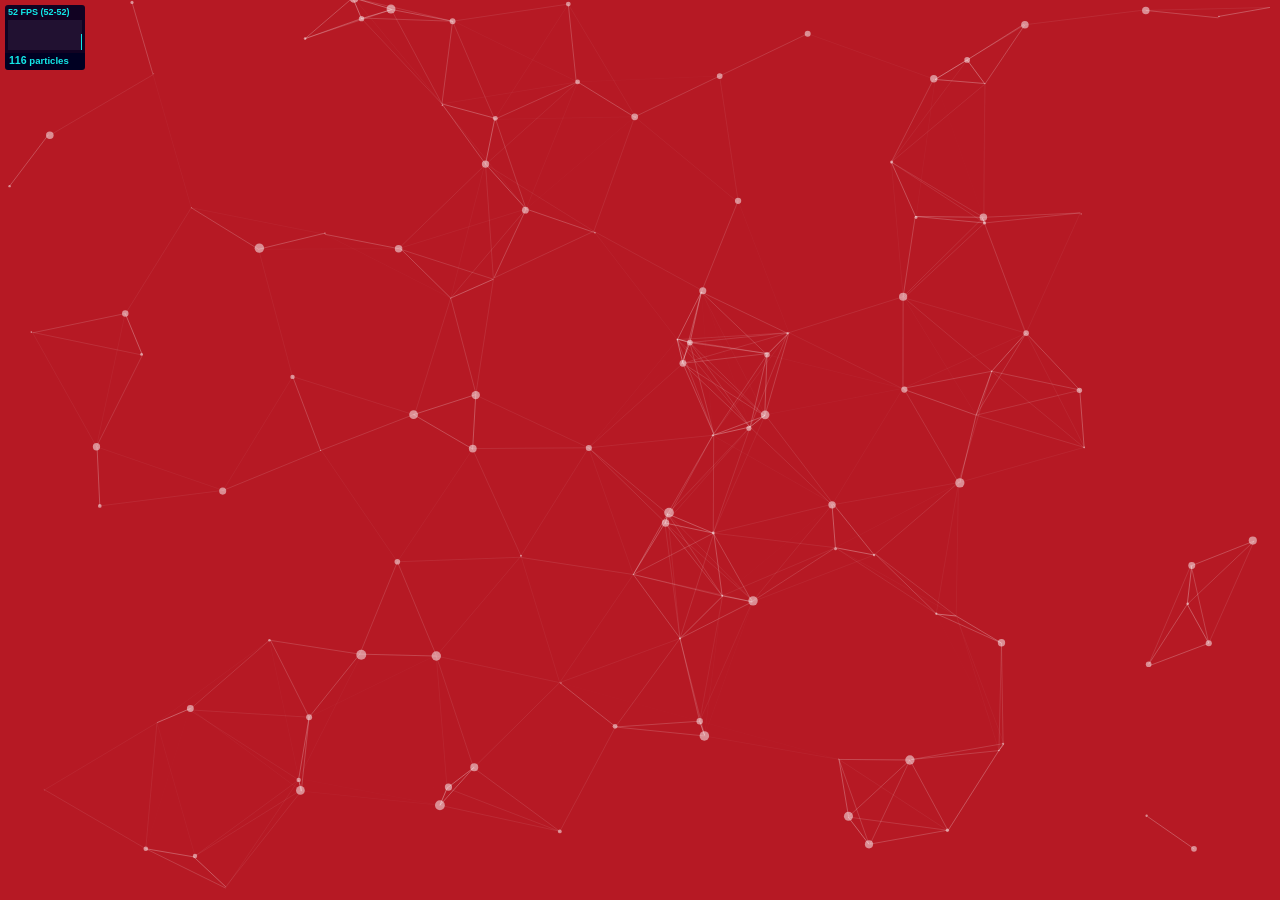
<file: assets/particles.js-master/demo/index.html>
<!DOCTYPE html>
<html lang="en">
<head>
  <meta charset="utf-8">
  <title>particles.js</title>
  <meta name="description" content="particles.js is a lightweight JavaScript library for creating particles.">
  <meta name="author" content="Vincent Garreau" />
  <meta name="viewport" content="width=device-width, initial-scale=1.0, minimum-scale=1.0, maximum-scale=1.0, user-scalable=no">
  <link rel="stylesheet" media="screen" href="css/style.css">
</head>
<body>

<!-- count particles -->
<div class="count-particles">
  <span class="js-count-particles">--</span> particles
</div>

<!-- particles.js container -->
<div id="particles-js"></div>

<!-- scripts -->
<script src="../particles.js"></script>
<script src="js/app.js"></script>

<!-- stats.js -->
<script src="js/lib/stats.js"></script>
<script>
  var count_particles, stats, update;
  stats = new Stats;
  stats.setMode(0);
  stats.domElement.style.position = 'absolute';
  stats.domElement.style.left = '0px';
  stats.domElement.style.top = '0px';
  document.body.appendChild(stats.domElement);
  count_particles = document.querySelector('.js-count-particles');
  update = function() {
    stats.begin();
    stats.end();
    if (window.pJSDom[0].pJS.particles && window.pJSDom[0].pJS.particles.array) {
      count_particles.innerText = window.pJSDom[0].pJS.particles.array.length;
    }
    requestAnimationFrame(update);
  };
  requestAnimationFrame(update);
</script>

</body>
</html>
</file>
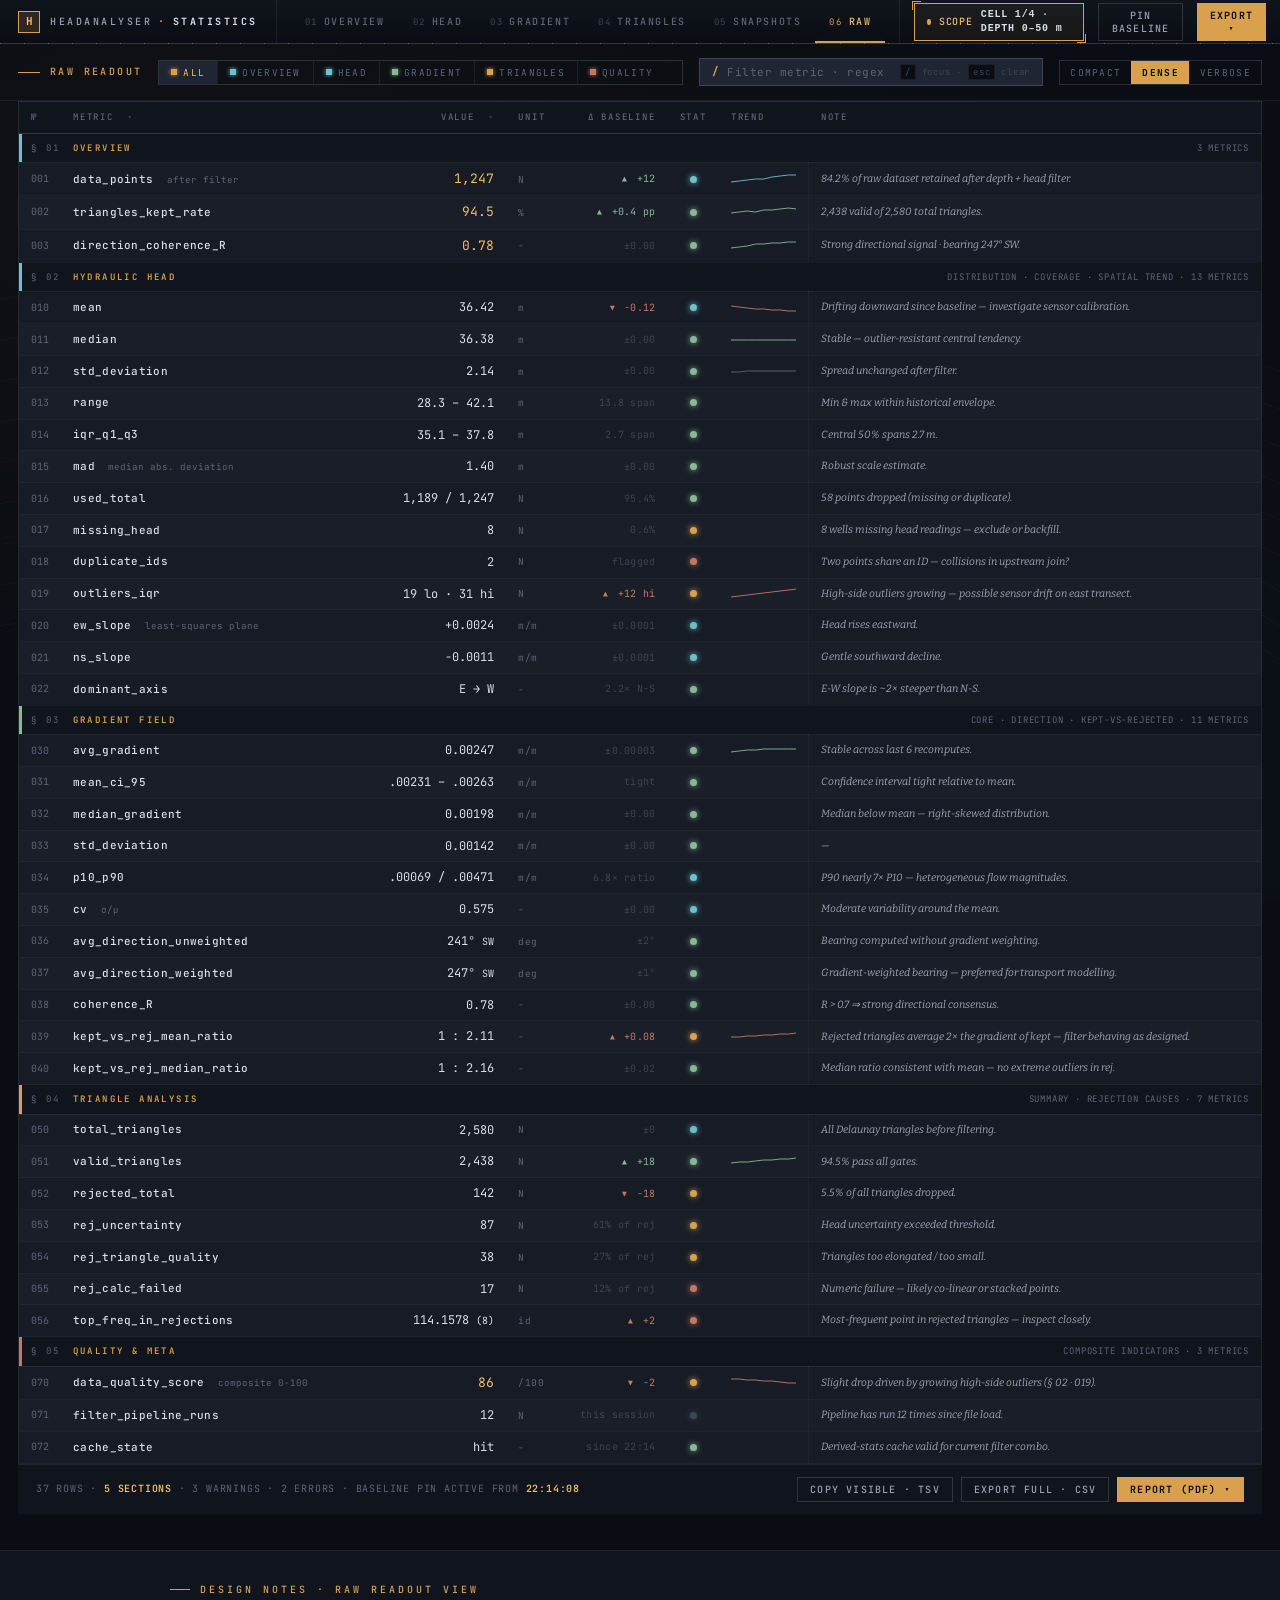
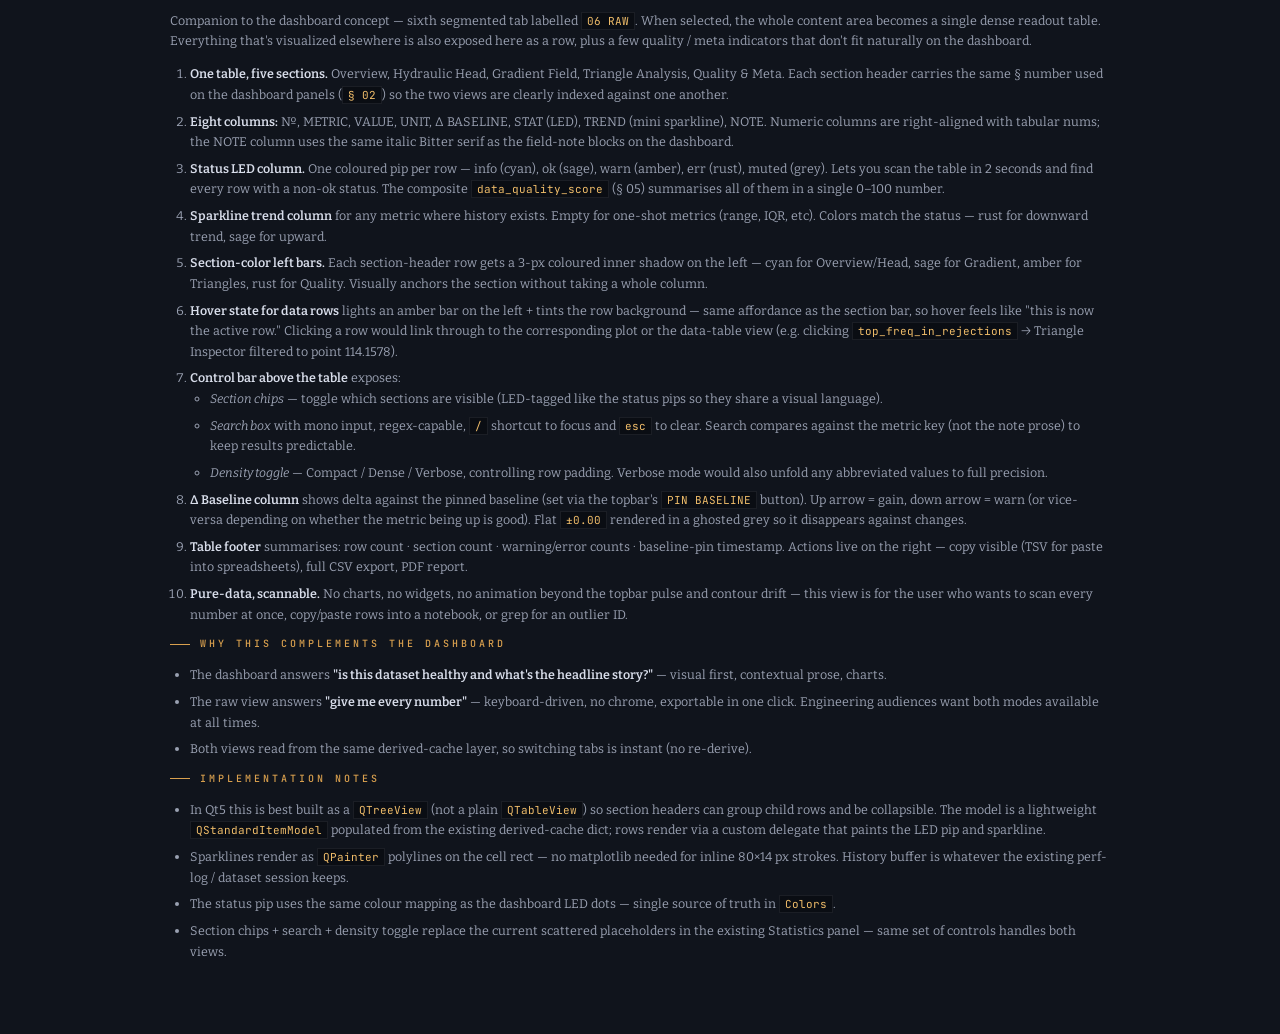
<file: stats_dashboard_concept_v2_raw.html>
<!DOCTYPE html>
<html lang="en">
<head>
<meta charset="UTF-8">
<title>HeadAnalyser V2 — STATISTICS · Raw readout</title>
<link rel="preconnect" href="https://fonts.googleapis.com">
<link rel="preconnect" href="https://fonts.gstatic.com" crossorigin>
<link href="https://fonts.googleapis.com/css2?family=JetBrains+Mono:wght@300;400;500;700&family=Bitter:ital,wght@0,400;0,600;0,700;1,400&family=IBM+Plex+Sans+Condensed:wght@300;400;500;600;700&display=swap" rel="stylesheet">
<style>
  /* ───────────────────────────────────────────────────────────────────────
     Raw readout view — same "Field Survey" aesthetic as the dashboard
     concept, but the entire body is a single dense engineering table.
     ─────────────────────────────────────────────────────────────────────── */
  :root {
    --ink: #0a0d13;
    --ink-2: #10141c;
    --panel: #161b25;
    --raised: #1f2532;
    --hover: #2a3140;

    --hair: rgba(220, 226, 235, 0.04);
    --line: rgba(220, 226, 235, 0.08);
    --line-strong: rgba(220, 226, 235, 0.16);
    --line-bright: rgba(220, 226, 235, 0.28);

    --txt: #d8ddea;
    --txt-dim: #9aa1b2;
    --txt-faint: #5d6577;
    --txt-ghost: #3d4452;

    --amber: #d9a04e;
    --amber-bright: #f0bd6a;
    --amber-glow: rgba(217, 160, 78, 0.16);
    --amber-faint: rgba(217, 160, 78, 0.06);

    --sage: #88b896;
    --sage-glow: rgba(136, 184, 150, 0.15);
    --rust: #c4795f;
    --rust-glow: rgba(196, 121, 95, 0.15);
    --cyan: #6ec1c9;
    --cyan-glow: rgba(110, 193, 201, 0.15);

    --font-mono: "JetBrains Mono", ui-monospace, monospace;
    --font-label: "IBM Plex Sans Condensed", system-ui, sans-serif;
    --font-prose: "Bitter", Georgia, serif;
  }
  * { box-sizing: border-box; }
  html, body { margin: 0; padding: 0; }
  body {
    background: var(--ink);
    color: var(--txt);
    font-family: var(--font-label);
    font-size: 12px;
    line-height: 1.4;
    background-image:
      radial-gradient(ellipse at 15% 20%, rgba(217,160,78,0.025), transparent 60%),
      radial-gradient(ellipse at 85% 80%, rgba(110,193,201,0.022), transparent 55%);
    background-attachment: fixed;
    min-height: 100vh;
    position: relative;
  }
  body::before {
    content: "";
    position: fixed;
    inset: 0;
    z-index: 0;
    pointer-events: none;
    background-image: url("data:image/svg+xml;utf8,<svg xmlns='http://www.w3.org/2000/svg' width='1400' height='900' viewBox='0 0 1400 900'><g fill='none' stroke='%23d9a04e' stroke-width='0.6' opacity='0.08'><path d='M -100 320 Q 200 250 420 290 T 800 280 T 1200 340 T 1500 310'/><path d='M -100 360 Q 220 290 430 330 T 810 320 T 1210 380 T 1500 350'/><path d='M -100 400 Q 240 330 440 370 T 820 360 T 1220 420 T 1500 390'/><path d='M -100 440 Q 260 370 450 410 T 830 400 T 1230 460 T 1500 430'/><path d='M -100 480 Q 280 410 460 450 T 840 440 T 1240 500 T 1500 470'/><path d='M -100 520 Q 300 450 470 490 T 850 480 T 1250 540 T 1500 510'/><path d='M -100 560 Q 320 490 480 530 T 860 520 T 1260 580 T 1500 550'/><path d='M -100 600 Q 340 530 490 570 T 870 560 T 1270 620 T 1500 590'/><path d='M -100 640 Q 360 570 500 610 T 880 600 T 1280 660 T 1500 630'/></g></svg>");
    background-size: 1400px 900px;
    mask-image: linear-gradient(180deg, transparent, black 80px, black calc(100% - 80px), transparent);
    animation: drift 90s linear infinite;
  }
  @keyframes drift { from { background-position: 0 0; } to { background-position: 1400px 0; } }
  body::after {
    content: "";
    position: fixed;
    inset: 0;
    z-index: 1;
    pointer-events: none;
    background-image: url("data:image/svg+xml;utf8,<svg xmlns='http://www.w3.org/2000/svg' width='200' height='200'><filter id='n'><feTurbulence baseFrequency='0.9' numOctaves='2'/><feColorMatrix values='0 0 0 0 0  0 0 0 0 0  0 0 0 0 0  0 0 0 0.025 0'/></filter><rect width='200' height='200' filter='url(%23n)'/></svg>");
    mix-blend-mode: overlay;
  }
  .stack { position: relative; z-index: 2; }
  ::selection { background: var(--amber); color: var(--ink); }

  /* ──────────────────────────── Topbar ──────────────────────────── */
  .topbar {
    display: grid;
    grid-template-columns: auto 1fr auto;
    height: 44px;
    background: linear-gradient(180deg, var(--ink-2), var(--ink));
    border-bottom: 1px solid var(--line-strong);
    position: relative;
  }
  .topbar::after {
    content: ""; position: absolute; inset: auto 0 -1px 0; height: 1px;
    background-image: repeating-linear-gradient(90deg, var(--amber) 0 1px, transparent 1px 24px);
    opacity: 0.45;
  }
  .brand {
    display: flex; align-items: center; gap: 10px;
    padding: 0 18px; border-right: 1px solid var(--line);
  }
  .brand .glyph {
    width: 22px; height: 22px;
    display: grid; place-items: center;
    background: var(--amber-glow); border: 1px solid var(--amber);
    color: var(--amber-bright); font-family: var(--font-mono);
    font-size: 11px; font-weight: 700;
  }
  .brand .name {
    font-family: var(--font-mono); font-size: 10px; font-weight: 500;
    letter-spacing: 2.5px; color: var(--txt-dim); text-transform: uppercase;
  }
  .brand .name b { color: var(--txt); font-weight: 700; }
  .brand .name .sep { color: var(--amber); margin: 0 6px; font-weight: 700; }
  .seg-tabs {
    display: flex; align-items: center; padding: 0 14px;
    border-right: 1px solid var(--line);
  }
  .seg-tabs button {
    background: transparent; border: 0;
    color: var(--txt-faint); font-family: var(--font-mono);
    font-size: 10px; font-weight: 500; letter-spacing: 1.6px;
    padding: 0 14px; height: 100%; cursor: pointer;
    text-transform: uppercase; position: relative;
  }
  .seg-tabs button:hover { color: var(--txt); }
  .seg-tabs button.active { color: var(--amber-bright); }
  .seg-tabs button.active::after {
    content: ""; position: absolute; inset: auto 0 0 0; height: 2px;
    background: var(--amber); box-shadow: 0 0 8px var(--amber-glow);
  }
  .seg-tabs button .idx {
    color: var(--txt-ghost); font-weight: 400; margin-right: 6px; font-size: 9px;
  }
  .seg-tabs button.active .idx { color: var(--amber); }
  .top-right {
    display: flex; align-items: center; gap: 14px; padding: 0 14px;
  }
  .scope {
    display: inline-flex; align-items: center; gap: 8px;
    padding: 4px 12px; background: var(--amber-faint);
    border: 1px solid var(--amber); color: var(--amber-bright);
    font-family: var(--font-mono); font-size: 10px; font-weight: 500;
    letter-spacing: 0.8px; position: relative;
  }
  .scope::before, .scope::after {
    content: ""; position: absolute; width: 8px; height: 8px;
    border: 1px solid var(--amber);
  }
  .scope::before { top: -3px; left: -3px; border-right: 0; border-bottom: 0; }
  .scope::after  { bottom: -3px; right: -3px; border-left: 0; border-top: 0; }
  .scope .pulse {
    width: 6px; height: 6px; border-radius: 50%; background: var(--amber);
    box-shadow: 0 0 0 0 var(--amber);
    animation: pulse 2.4s ease-out infinite;
  }
  @keyframes pulse {
    0%   { box-shadow: 0 0 0 0 rgba(217,160,78,0.5); }
    70%  { box-shadow: 0 0 0 8px rgba(217,160,78,0); }
    100% { box-shadow: 0 0 0 0 rgba(217,160,78,0); }
  }
  .scope code { color: var(--txt); font-weight: 600; }
  .btn {
    background: transparent; border: 1px solid var(--line-strong);
    color: var(--txt-dim); font-family: var(--font-mono);
    font-size: 10px; font-weight: 500; letter-spacing: 1.2px;
    padding: 5px 12px; cursor: pointer; text-transform: uppercase;
  }
  .btn:hover { border-color: var(--amber); color: var(--amber-bright); background: var(--amber-faint); }
  .btn.primary { background: var(--amber); border-color: var(--amber); color: var(--ink); font-weight: 700; }
  .btn.primary:hover { background: var(--amber-bright); border-color: var(--amber-bright); }

  /* ─────────────────────── Control bar above table ─────────────────────── */
  .control-bar {
    display: grid;
    grid-template-columns: auto 1fr auto auto;
    align-items: center;
    gap: 16px;
    padding: 14px 18px;
    border-bottom: 1px solid var(--line);
  }
  .ctl-label {
    font-family: var(--font-mono); font-size: 10px;
    color: var(--amber); text-transform: uppercase;
    letter-spacing: 2.4px; font-weight: 500;
    display: flex; align-items: center; gap: 10px;
  }
  .ctl-label::before {
    content: ""; width: 22px; height: 1px; background: var(--amber);
  }
  .section-chips {
    display: flex; gap: 0;
    border: 1px solid var(--line-strong);
  }
  .section-chips button {
    background: transparent; border: 0; padding: 5px 12px;
    border-left: 1px solid var(--line);
    color: var(--txt-faint); font-family: var(--font-mono);
    font-size: 9.5px; letter-spacing: 1.3px;
    text-transform: uppercase; cursor: pointer;
    transition: all 0.15s ease;
  }
  .section-chips button:first-child { border-left: 0; }
  .section-chips button:hover { color: var(--txt); }
  .section-chips button.on {
    background: var(--raised); color: var(--amber-bright);
  }
  .section-chips button .led {
    display: inline-block; width: 6px; height: 6px;
    margin-right: 6px; vertical-align: 1px;
  }
  .led.cyan  { background: var(--cyan); box-shadow: 0 0 4px var(--cyan); }
  .led.info  { background: var(--cyan); box-shadow: 0 0 4px var(--cyan); }
  .led.sage  { background: var(--sage); box-shadow: 0 0 4px var(--sage); }
  .led.amber { background: var(--amber); box-shadow: 0 0 4px var(--amber); }
  .led.rust  { background: var(--rust); box-shadow: 0 0 4px var(--rust); }

  .search {
    display: flex; align-items: center; gap: 8px;
    background: var(--raised); border: 1px solid var(--line-strong);
    padding: 0 12px; height: 28px; min-width: 260px;
  }
  .search::before {
    content: "/";
    font-family: var(--font-mono); font-size: 11px;
    color: var(--amber); font-weight: 700;
  }
  .search input {
    background: transparent; border: 0; outline: 0;
    color: var(--txt); font-family: var(--font-mono); font-size: 11px;
    flex: 1; padding: 0;
  }
  .search input::placeholder {
    color: var(--txt-faint); letter-spacing: 0.5px;
  }
  .search .hint {
    font-family: var(--font-mono); font-size: 9px;
    color: var(--txt-ghost); letter-spacing: 0.8px;
  }
  .search .hint kbd {
    background: var(--ink); border: 1px solid var(--line);
    padding: 1px 4px; border-radius: 2px; font-family: var(--font-mono);
  }

  .density-toggle {
    display: flex; border: 1px solid var(--line-strong);
  }
  .density-toggle button {
    background: transparent; border: 0; padding: 5px 10px;
    border-left: 1px solid var(--line);
    color: var(--txt-faint); font-family: var(--font-mono);
    font-size: 9.5px; letter-spacing: 1.3px;
    cursor: pointer; text-transform: uppercase;
  }
  .density-toggle button:first-child { border-left: 0; }
  .density-toggle button.on { background: var(--amber); color: var(--ink); font-weight: 700; }

  /* ─────────────────────── Raw readout table ─────────────────────── */
  .table-wrap {
    padding: 0 18px 18px;
  }
  .raw-table {
    width: 100%;
    border-collapse: collapse;
    font-family: var(--font-mono);
    font-size: 11px;
    border: 1px solid var(--line);
    background: var(--panel);
  }
  .raw-table thead th {
    background: var(--ink-2);
    color: var(--txt-faint);
    font-family: var(--font-mono);
    font-size: 9px;
    font-weight: 500;
    letter-spacing: 1.8px;
    text-transform: uppercase;
    text-align: left;
    padding: 9px 12px;
    border-bottom: 1px solid var(--line-strong);
    position: sticky;
    top: 0;
    user-select: none;
    cursor: pointer;
  }
  .raw-table thead th:hover { color: var(--amber-bright); }
  .raw-table thead th .sort {
    display: inline-block; margin-left: 6px;
    color: var(--txt-ghost); font-size: 9px;
  }
  .raw-table thead th.sorted .sort { color: var(--amber); }
  .raw-table thead th.right { text-align: right; }
  .raw-table thead th.center { text-align: center; }
  .raw-table thead th.fixed-w-num { width: 32px; }
  .raw-table thead th.fixed-w-unit { width: 50px; }
  .raw-table thead th.fixed-w-delta { width: 110px; }
  .raw-table thead th.fixed-w-status { width: 36px; }
  .raw-table thead th.fixed-w-trend { width: 90px; }

  /* Section-header row */
  .sec-row td {
    padding: 8px 12px;
    background: var(--ink-2);
    border-top: 1px solid var(--line-strong);
    border-bottom: 1px solid var(--line);
    font-family: var(--font-mono);
    font-size: 9px;
    letter-spacing: 2.4px;
    text-transform: uppercase;
    color: var(--amber);
    font-weight: 600;
  }
  .sec-row td .sec-num {
    display: inline-block; margin-right: 12px;
    color: var(--txt-faint); font-weight: 400;
  }
  .sec-row td .sec-count {
    float: right; color: var(--txt-faint); font-weight: 400;
    letter-spacing: 0.8px;
  }
  /* Color the leading bar (left-side cell) per section */
  .sec-row.head td  { box-shadow: inset 3px 0 0 var(--cyan); }
  .sec-row.grad td  { box-shadow: inset 3px 0 0 var(--sage); }
  .sec-row.tri  td  { box-shadow: inset 3px 0 0 var(--amber); }
  .sec-row.qual td  { box-shadow: inset 3px 0 0 var(--rust); }

  /* Data row */
  .raw-table tbody tr.dr td {
    padding: 7px 12px;
    border-bottom: 1px solid var(--hair);
    color: var(--txt);
    vertical-align: middle;
  }
  .raw-table tbody tr.dr:nth-child(odd) td { background: rgba(255,255,255,0.012); }
  .raw-table tbody tr.dr:hover td {
    background: var(--amber-faint);
    color: var(--txt);
  }
  .raw-table tbody tr.dr:hover td:first-child {
    box-shadow: inset 3px 0 0 var(--amber);
  }
  .raw-table tbody tr.dr td.num {
    font-family: var(--font-mono);
    color: var(--txt-faint);
    font-size: 10px;
    font-weight: 400;
  }
  .raw-table tbody tr.dr td.key {
    color: var(--txt);
    font-weight: 500;
    letter-spacing: 0.3px;
  }
  .raw-table tbody tr.dr td.key small {
    color: var(--txt-faint); font-weight: 400; margin-left: 6px;
    letter-spacing: 0;
  }
  .raw-table tbody tr.dr td.val {
    color: var(--txt); font-weight: 400;
    font-size: 12px;
    text-align: right;
    font-variant-numeric: tabular-nums;
  }
  .raw-table tbody tr.dr td.val.large {
    font-size: 13px;
    color: var(--amber-bright);
  }
  .raw-table tbody tr.dr td.unit {
    color: var(--txt-faint); font-size: 9.5px;
    letter-spacing: 0.5px;
  }
  .raw-table tbody tr.dr td.delta {
    color: var(--txt-faint); font-size: 10px;
    text-align: right;
    letter-spacing: 0.3px;
  }
  .raw-table tbody tr.dr td.delta.warn { color: var(--rust); }
  .raw-table tbody tr.dr td.delta.gain { color: var(--sage); }
  .raw-table tbody tr.dr td.delta.flat { color: var(--txt-ghost); }
  .raw-table tbody tr.dr td.delta .arrow { font-size: 8px; margin-right: 3px; }

  .raw-table tbody tr.dr td.status {
    text-align: center;
  }
  .raw-table tbody tr.dr td.status .pip {
    display: inline-block; width: 7px; height: 7px;
    border-radius: 50%; box-shadow: 0 0 6px currentColor;
  }
  .pip.ok    { background: var(--sage);  color: var(--sage); }
  .pip.warn  { background: var(--amber); color: var(--amber); }
  .pip.err   { background: var(--rust);  color: var(--rust); }
  .pip.info  { background: var(--cyan);  color: var(--cyan); }
  .pip.mute  { background: var(--txt-ghost); color: var(--txt-ghost); box-shadow: none; }

  /* Trend mini-bar in last column */
  .raw-table tbody tr.dr td.trend svg {
    display: block; width: 100%; height: 14px;
  }

  /* Note cell — italic serif for the field-note feel */
  .raw-table tbody tr.dr td.note {
    font-family: var(--font-prose);
    font-style: italic;
    font-size: 10.5px;
    color: var(--txt-dim);
    border-left: 1px solid var(--hair);
  }

  /* Footer below table */
  .table-footer {
    display: grid;
    grid-template-columns: 1fr auto;
    align-items: center;
    padding: 12px 18px;
    border-top: 1px solid var(--line);
    background: var(--ink-2);
    font-family: var(--font-mono);
    font-size: 10px;
    color: var(--txt-faint);
    letter-spacing: 0.8px;
  }
  .table-footer .stats b {
    color: var(--amber-bright); font-weight: 600;
  }
  .table-footer .actions {
    display: flex; gap: 8px;
  }

  /* ────────────── Design notes (below the page) ────────────── */
  .notes {
    padding: 32px 18px 60px;
    border-top: 1px solid var(--line);
    background: var(--ink-2); margin-top: 18px;
  }
  .notes-inner { max-width: 940px; margin: 0 auto; }
  .notes h3 {
    font-family: var(--font-mono); font-size: 10px;
    color: var(--amber); letter-spacing: 3px;
    text-transform: uppercase; margin: 0 0 14px;
    font-weight: 500; display: flex; align-items: center; gap: 10px;
  }
  .notes h3::before { content: ""; width: 20px; height: 1px; background: var(--amber); }
  .notes p, .notes li {
    font-family: var(--font-prose); font-size: 12.5px;
    line-height: 1.65; color: var(--txt-dim);
  }
  .notes ol, .notes ul { padding-left: 20px; }
  .notes li { margin-bottom: 6px; }
  .notes strong { color: var(--txt); font-weight: 600; }
  .notes code {
    font-family: var(--font-mono); font-size: 11px;
    color: var(--amber-bright); background: var(--ink);
    padding: 1px 5px; border: 1px solid var(--line);
  }
</style>
</head>
<body>
<div class="stack">

<!-- ─────────────────────────── TOPBAR ─────────────────────────── -->
<div class="topbar">
  <div class="brand">
    <span class="glyph">H</span>
    <span class="name">HEADANALYSER<span class="sep">·</span><b>STATISTICS</b></span>
  </div>
  <div class="seg-tabs">
    <button><span class="idx">01</span>OVERVIEW</button>
    <button><span class="idx">02</span>HEAD</button>
    <button><span class="idx">03</span>GRADIENT</button>
    <button><span class="idx">04</span>TRIANGLES</button>
    <button><span class="idx">05</span>SNAPSHOTS</button>
    <button class="active"><span class="idx">06</span>RAW</button>
  </div>
  <div class="top-right">
    <span class="scope">
      <span class="pulse"></span>
      <span>SCOPE</span>
      <code>CELL 1/4 · DEPTH 0–50 m</code>
    </span>
    <button class="btn">PIN BASELINE</button>
    <button class="btn primary">EXPORT ▾</button>
  </div>
</div>

<!-- ─────────────────────────── CONTROL BAR ─────────────────────────── -->
<div class="control-bar">
  <span class="ctl-label">RAW READOUT</span>

  <div class="section-chips">
    <button class="on"><span class="led amber"></span>ALL</button>
    <button><span class="led cyan"></span>OVERVIEW</button>
    <button><span class="led info"></span>HEAD</button>
    <button><span class="led sage"></span>GRADIENT</button>
    <button><span class="led amber"></span>TRIANGLES</button>
    <button><span class="led rust"></span>QUALITY</button>
  </div>

  <div class="search">
    <input type="text" placeholder="Filter metric · regex supported" />
    <span class="hint"><kbd>/</kbd> focus · <kbd>esc</kbd> clear</span>
  </div>

  <div class="density-toggle">
    <button>COMPACT</button>
    <button class="on">DENSE</button>
    <button>VERBOSE</button>
  </div>
</div>

<!-- ─────────────────────────── RAW TABLE ─────────────────────────── -->
<div class="table-wrap">
  <table class="raw-table">
    <thead>
      <tr>
        <th class="fixed-w-num">№</th>
        <th>METRIC <span class="sort">▾</span></th>
        <th class="right">VALUE <span class="sort">▾</span></th>
        <th class="fixed-w-unit">UNIT</th>
        <th class="fixed-w-delta right">Δ BASELINE</th>
        <th class="fixed-w-status center">STAT</th>
        <th class="fixed-w-trend">TREND</th>
        <th>NOTE</th>
      </tr>
    </thead>
    <tbody>

      <!-- ════════════════ OVERVIEW SECTION ════════════════ -->
      <tr class="sec-row head">
        <td colspan="8">
          <span class="sec-num">§ 01</span>OVERVIEW
          <span class="sec-count">3 metrics</span>
        </td>
      </tr>
      <tr class="dr">
        <td class="num">001</td>
        <td class="key">data_points <small>after filter</small></td>
        <td class="val large">1,247</td>
        <td class="unit">N</td>
        <td class="delta gain"><span class="arrow">▲</span> +12</td>
        <td class="status"><span class="pip info"></span></td>
        <td class="trend">
          <svg viewBox="0 0 80 14" preserveAspectRatio="none">
            <polyline points="0,10 10,9 20,8 30,7 40,7 50,5 60,4 70,3 80,3" stroke="#6ec1c9" stroke-width="1" fill="none"/>
          </svg>
        </td>
        <td class="note">84.2% of raw dataset retained after depth + head filter.</td>
      </tr>
      <tr class="dr">
        <td class="num">002</td>
        <td class="key">triangles_kept_rate</td>
        <td class="val large">94.5</td>
        <td class="unit">%</td>
        <td class="delta gain"><span class="arrow">▲</span> +0.4 pp</td>
        <td class="status"><span class="pip ok"></span></td>
        <td class="trend">
          <svg viewBox="0 0 80 14" preserveAspectRatio="none">
            <polyline points="0,8 10,7 20,6 30,7 40,5 50,5 60,4 70,3 80,4" stroke="#88b896" stroke-width="1" fill="none"/>
          </svg>
        </td>
        <td class="note">2,438 valid of 2,580 total triangles.</td>
      </tr>
      <tr class="dr">
        <td class="num">003</td>
        <td class="key">direction_coherence_R</td>
        <td class="val large">0.78</td>
        <td class="unit">-</td>
        <td class="delta flat">±0.00</td>
        <td class="status"><span class="pip ok"></span></td>
        <td class="trend">
          <svg viewBox="0 0 80 14" preserveAspectRatio="none">
            <polyline points="0,9 10,8 20,7 30,5 40,5 50,4 60,4 70,3 80,3" stroke="#88b896" stroke-width="1" fill="none"/>
          </svg>
        </td>
        <td class="note">Strong directional signal · bearing 247° SW.</td>
      </tr>

      <!-- ════════════════ HEAD SECTION ════════════════ -->
      <tr class="sec-row head">
        <td colspan="8">
          <span class="sec-num">§ 02</span>HYDRAULIC HEAD
          <span class="sec-count">distribution · coverage · spatial trend · 13 metrics</span>
        </td>
      </tr>

      <tr class="dr">
        <td class="num">010</td>
        <td class="key">mean</td>
        <td class="val">36.42</td>
        <td class="unit">m</td>
        <td class="delta warn"><span class="arrow">▼</span> −0.12</td>
        <td class="status"><span class="pip info"></span></td>
        <td class="trend">
          <svg viewBox="0 0 80 14" preserveAspectRatio="none">
            <polyline points="0,5 10,6 20,7 30,8 40,8 50,9 60,9 70,10 80,10" stroke="#c4795f" stroke-width="1" fill="none"/>
          </svg>
        </td>
        <td class="note">Drifting downward since baseline — investigate sensor calibration.</td>
      </tr>
      <tr class="dr">
        <td class="num">011</td>
        <td class="key">median</td>
        <td class="val">36.38</td>
        <td class="unit">m</td>
        <td class="delta flat">±0.00</td>
        <td class="status"><span class="pip ok"></span></td>
        <td class="trend">
          <svg viewBox="0 0 80 14" preserveAspectRatio="none">
            <polyline points="0,7 10,7 20,7 30,7 40,7 50,7 60,7 70,7 80,7" stroke="#88b896" stroke-width="1" fill="none"/>
          </svg>
        </td>
        <td class="note">Stable — outlier-resistant central tendency.</td>
      </tr>
      <tr class="dr">
        <td class="num">012</td>
        <td class="key">std_deviation</td>
        <td class="val">2.14</td>
        <td class="unit">m</td>
        <td class="delta flat">±0.00</td>
        <td class="status"><span class="pip ok"></span></td>
        <td class="trend">
          <svg viewBox="0 0 80 14" preserveAspectRatio="none">
            <polyline points="0,8 10,8 20,7 30,7 40,7 50,7 60,7 70,7 80,7" stroke="#5d6577" stroke-width="1" fill="none"/>
          </svg>
        </td>
        <td class="note">Spread unchanged after filter.</td>
      </tr>
      <tr class="dr">
        <td class="num">013</td>
        <td class="key">range</td>
        <td class="val">28.3 – 42.1</td>
        <td class="unit">m</td>
        <td class="delta flat">13.8 span</td>
        <td class="status"><span class="pip ok"></span></td>
        <td class="trend"></td>
        <td class="note">Min &amp; max within historical envelope.</td>
      </tr>
      <tr class="dr">
        <td class="num">014</td>
        <td class="key">iqr_q1_q3</td>
        <td class="val">35.1 – 37.8</td>
        <td class="unit">m</td>
        <td class="delta flat">2.7 span</td>
        <td class="status"><span class="pip ok"></span></td>
        <td class="trend"></td>
        <td class="note">Central 50% spans 2.7 m.</td>
      </tr>
      <tr class="dr">
        <td class="num">015</td>
        <td class="key">mad <small>median abs. deviation</small></td>
        <td class="val">1.40</td>
        <td class="unit">m</td>
        <td class="delta flat">±0.00</td>
        <td class="status"><span class="pip ok"></span></td>
        <td class="trend"></td>
        <td class="note">Robust scale estimate.</td>
      </tr>
      <tr class="dr">
        <td class="num">016</td>
        <td class="key">used_total</td>
        <td class="val">1,189 / 1,247</td>
        <td class="unit">N</td>
        <td class="delta flat">95.4%</td>
        <td class="status"><span class="pip ok"></span></td>
        <td class="trend"></td>
        <td class="note">58 points dropped (missing or duplicate).</td>
      </tr>
      <tr class="dr">
        <td class="num">017</td>
        <td class="key">missing_head</td>
        <td class="val">8</td>
        <td class="unit">N</td>
        <td class="delta flat">0.6%</td>
        <td class="status"><span class="pip warn"></span></td>
        <td class="trend"></td>
        <td class="note">8 wells missing head readings — exclude or backfill.</td>
      </tr>
      <tr class="dr">
        <td class="num">018</td>
        <td class="key">duplicate_ids</td>
        <td class="val">2</td>
        <td class="unit">N</td>
        <td class="delta flat">flagged</td>
        <td class="status"><span class="pip err"></span></td>
        <td class="trend"></td>
        <td class="note">Two points share an ID — collisions in upstream join?</td>
      </tr>
      <tr class="dr">
        <td class="num">019</td>
        <td class="key">outliers_iqr</td>
        <td class="val">19 lo · 31 hi</td>
        <td class="unit">N</td>
        <td class="delta warn"><span class="arrow">▲</span> +12 hi</td>
        <td class="status"><span class="pip warn"></span></td>
        <td class="trend">
          <svg viewBox="0 0 80 14" preserveAspectRatio="none">
            <polyline points="0,10 10,9 20,8 30,7 40,6 50,5 60,4 70,3 80,2" stroke="#c4795f" stroke-width="1" fill="none"/>
          </svg>
        </td>
        <td class="note">High-side outliers growing — possible sensor drift on east transect.</td>
      </tr>
      <tr class="dr">
        <td class="num">020</td>
        <td class="key">ew_slope <small>least-squares plane</small></td>
        <td class="val">+0.0024</td>
        <td class="unit">m/m</td>
        <td class="delta flat">±0.0001</td>
        <td class="status"><span class="pip info"></span></td>
        <td class="trend"></td>
        <td class="note">Head rises eastward.</td>
      </tr>
      <tr class="dr">
        <td class="num">021</td>
        <td class="key">ns_slope</td>
        <td class="val">−0.0011</td>
        <td class="unit">m/m</td>
        <td class="delta flat">±0.0001</td>
        <td class="status"><span class="pip info"></span></td>
        <td class="trend"></td>
        <td class="note">Gentle southward decline.</td>
      </tr>
      <tr class="dr">
        <td class="num">022</td>
        <td class="key">dominant_axis</td>
        <td class="val">E → W</td>
        <td class="unit">-</td>
        <td class="delta flat">2.2× N-S</td>
        <td class="status"><span class="pip ok"></span></td>
        <td class="trend"></td>
        <td class="note">E-W slope is ~2× steeper than N-S.</td>
      </tr>

      <!-- ════════════════ GRADIENT SECTION ════════════════ -->
      <tr class="sec-row grad">
        <td colspan="8">
          <span class="sec-num">§ 03</span>GRADIENT FIELD
          <span class="sec-count">core · direction · kept-vs-rejected · 11 metrics</span>
        </td>
      </tr>

      <tr class="dr">
        <td class="num">030</td>
        <td class="key">avg_gradient</td>
        <td class="val">0.00247</td>
        <td class="unit">m/m</td>
        <td class="delta flat">±0.00003</td>
        <td class="status"><span class="pip ok"></span></td>
        <td class="trend">
          <svg viewBox="0 0 80 14" preserveAspectRatio="none">
            <polyline points="0,8 10,7 20,6 30,6 40,5 50,5 60,5 70,5 80,5" stroke="#88b896" stroke-width="1" fill="none"/>
          </svg>
        </td>
        <td class="note">Stable across last 6 recomputes.</td>
      </tr>
      <tr class="dr">
        <td class="num">031</td>
        <td class="key">mean_ci_95</td>
        <td class="val">.00231 – .00263</td>
        <td class="unit">m/m</td>
        <td class="delta flat">tight</td>
        <td class="status"><span class="pip ok"></span></td>
        <td class="trend"></td>
        <td class="note">Confidence interval tight relative to mean.</td>
      </tr>
      <tr class="dr">
        <td class="num">032</td>
        <td class="key">median_gradient</td>
        <td class="val">0.00198</td>
        <td class="unit">m/m</td>
        <td class="delta flat">±0.00</td>
        <td class="status"><span class="pip ok"></span></td>
        <td class="trend"></td>
        <td class="note">Median below mean — right-skewed distribution.</td>
      </tr>
      <tr class="dr">
        <td class="num">033</td>
        <td class="key">std_deviation</td>
        <td class="val">0.00142</td>
        <td class="unit">m/m</td>
        <td class="delta flat">±0.00</td>
        <td class="status"><span class="pip ok"></span></td>
        <td class="trend"></td>
        <td class="note">—</td>
      </tr>
      <tr class="dr">
        <td class="num">034</td>
        <td class="key">p10_p90</td>
        <td class="val">.00069 / .00471</td>
        <td class="unit">m/m</td>
        <td class="delta flat">6.8× ratio</td>
        <td class="status"><span class="pip info"></span></td>
        <td class="trend"></td>
        <td class="note">P90 nearly 7× P10 — heterogeneous flow magnitudes.</td>
      </tr>
      <tr class="dr">
        <td class="num">035</td>
        <td class="key">cv <small>σ/μ</small></td>
        <td class="val">0.575</td>
        <td class="unit">-</td>
        <td class="delta flat">±0.00</td>
        <td class="status"><span class="pip info"></span></td>
        <td class="trend"></td>
        <td class="note">Moderate variability around the mean.</td>
      </tr>
      <tr class="dr">
        <td class="num">036</td>
        <td class="key">avg_direction_unweighted</td>
        <td class="val">241° <small>SW</small></td>
        <td class="unit">deg</td>
        <td class="delta flat">±2°</td>
        <td class="status"><span class="pip ok"></span></td>
        <td class="trend"></td>
        <td class="note">Bearing computed without gradient weighting.</td>
      </tr>
      <tr class="dr">
        <td class="num">037</td>
        <td class="key">avg_direction_weighted</td>
        <td class="val">247° <small>SW</small></td>
        <td class="unit">deg</td>
        <td class="delta flat">±1°</td>
        <td class="status"><span class="pip ok"></span></td>
        <td class="trend"></td>
        <td class="note">Gradient-weighted bearing — preferred for transport modelling.</td>
      </tr>
      <tr class="dr">
        <td class="num">038</td>
        <td class="key">coherence_R</td>
        <td class="val">0.78</td>
        <td class="unit">-</td>
        <td class="delta flat">±0.00</td>
        <td class="status"><span class="pip ok"></span></td>
        <td class="trend"></td>
        <td class="note">R &gt; 0.7 ⇒ strong directional consensus.</td>
      </tr>
      <tr class="dr">
        <td class="num">039</td>
        <td class="key">kept_vs_rej_mean_ratio</td>
        <td class="val">1 : 2.11</td>
        <td class="unit">-</td>
        <td class="delta warn"><span class="arrow">▲</span> +0.08</td>
        <td class="status"><span class="pip warn"></span></td>
        <td class="trend">
          <svg viewBox="0 0 80 14" preserveAspectRatio="none">
            <polyline points="0,7 10,7 20,6 30,6 40,5 50,5 60,4 70,4 80,3" stroke="#c4795f" stroke-width="1" fill="none"/>
          </svg>
        </td>
        <td class="note">Rejected triangles average 2× the gradient of kept — filter behaving as designed.</td>
      </tr>
      <tr class="dr">
        <td class="num">040</td>
        <td class="key">kept_vs_rej_median_ratio</td>
        <td class="val">1 : 2.16</td>
        <td class="unit">-</td>
        <td class="delta flat">±0.02</td>
        <td class="status"><span class="pip ok"></span></td>
        <td class="trend"></td>
        <td class="note">Median ratio consistent with mean — no extreme outliers in rej.</td>
      </tr>

      <!-- ════════════════ TRIANGLES SECTION ════════════════ -->
      <tr class="sec-row tri">
        <td colspan="8">
          <span class="sec-num">§ 04</span>TRIANGLE ANALYSIS
          <span class="sec-count">summary · rejection causes · 7 metrics</span>
        </td>
      </tr>

      <tr class="dr">
        <td class="num">050</td>
        <td class="key">total_triangles</td>
        <td class="val">2,580</td>
        <td class="unit">N</td>
        <td class="delta flat">±0</td>
        <td class="status"><span class="pip info"></span></td>
        <td class="trend"></td>
        <td class="note">All Delaunay triangles before filtering.</td>
      </tr>
      <tr class="dr">
        <td class="num">051</td>
        <td class="key">valid_triangles</td>
        <td class="val">2,438</td>
        <td class="unit">N</td>
        <td class="delta gain"><span class="arrow">▲</span> +18</td>
        <td class="status"><span class="pip ok"></span></td>
        <td class="trend">
          <svg viewBox="0 0 80 14" preserveAspectRatio="none">
            <polyline points="0,8 10,7 20,7 30,6 40,5 50,5 60,4 70,4 80,3" stroke="#88b896" stroke-width="1" fill="none"/>
          </svg>
        </td>
        <td class="note">94.5% pass all gates.</td>
      </tr>
      <tr class="dr">
        <td class="num">052</td>
        <td class="key">rejected_total</td>
        <td class="val">142</td>
        <td class="unit">N</td>
        <td class="delta warn"><span class="arrow">▼</span> −18</td>
        <td class="status"><span class="pip warn"></span></td>
        <td class="trend"></td>
        <td class="note">5.5% of all triangles dropped.</td>
      </tr>
      <tr class="dr">
        <td class="num">053</td>
        <td class="key">rej_uncertainty</td>
        <td class="val">87</td>
        <td class="unit">N</td>
        <td class="delta flat">61% of rej</td>
        <td class="status"><span class="pip warn"></span></td>
        <td class="trend"></td>
        <td class="note">Head uncertainty exceeded threshold.</td>
      </tr>
      <tr class="dr">
        <td class="num">054</td>
        <td class="key">rej_triangle_quality</td>
        <td class="val">38</td>
        <td class="unit">N</td>
        <td class="delta flat">27% of rej</td>
        <td class="status"><span class="pip warn"></span></td>
        <td class="trend"></td>
        <td class="note">Triangles too elongated / too small.</td>
      </tr>
      <tr class="dr">
        <td class="num">055</td>
        <td class="key">rej_calc_failed</td>
        <td class="val">17</td>
        <td class="unit">N</td>
        <td class="delta flat">12% of rej</td>
        <td class="status"><span class="pip err"></span></td>
        <td class="trend"></td>
        <td class="note">Numeric failure — likely co-linear or stacked points.</td>
      </tr>
      <tr class="dr">
        <td class="num">056</td>
        <td class="key">top_freq_in_rejections</td>
        <td class="val">114.1578 <small>(8)</small></td>
        <td class="unit">id</td>
        <td class="delta warn"><span class="arrow">▲</span> +2</td>
        <td class="status"><span class="pip err"></span></td>
        <td class="trend"></td>
        <td class="note">Most-frequent point in rejected triangles — inspect closely.</td>
      </tr>

      <!-- ════════════════ QUALITY / META ════════════════ -->
      <tr class="sec-row qual">
        <td colspan="8">
          <span class="sec-num">§ 05</span>QUALITY &amp; META
          <span class="sec-count">composite indicators · 3 metrics</span>
        </td>
      </tr>

      <tr class="dr">
        <td class="num">070</td>
        <td class="key">data_quality_score <small>composite 0-100</small></td>
        <td class="val large">86</td>
        <td class="unit">/100</td>
        <td class="delta warn"><span class="arrow">▼</span> −2</td>
        <td class="status"><span class="pip warn"></span></td>
        <td class="trend">
          <svg viewBox="0 0 80 14" preserveAspectRatio="none">
            <polyline points="0,3 10,3 20,4 30,4 40,5 50,5 60,6 70,7 80,7" stroke="#c4795f" stroke-width="1" fill="none"/>
          </svg>
        </td>
        <td class="note">Slight drop driven by growing high-side outliers (§ 02 · 019).</td>
      </tr>
      <tr class="dr">
        <td class="num">071</td>
        <td class="key">filter_pipeline_runs</td>
        <td class="val">12</td>
        <td class="unit">N</td>
        <td class="delta flat">this session</td>
        <td class="status"><span class="pip mute"></span></td>
        <td class="trend"></td>
        <td class="note">Pipeline has run 12 times since file load.</td>
      </tr>
      <tr class="dr">
        <td class="num">072</td>
        <td class="key">cache_state</td>
        <td class="val">hit</td>
        <td class="unit">-</td>
        <td class="delta flat">since 22:14</td>
        <td class="status"><span class="pip ok"></span></td>
        <td class="trend"></td>
        <td class="note">Derived-stats cache valid for current filter combo.</td>
      </tr>
    </tbody>
  </table>

  <div class="table-footer">
    <div class="stats">
      37 ROWS · <b>5 SECTIONS</b> · 3 WARNINGS · 2 ERRORS · BASELINE PIN ACTIVE FROM <b>22:14:08</b>
    </div>
    <div class="actions">
      <button class="btn">COPY VISIBLE · TSV</button>
      <button class="btn">EXPORT FULL · CSV</button>
      <button class="btn primary">REPORT (PDF) ▾</button>
    </div>
  </div>
</div>

<!-- ─────────────────────────── DESIGN NOTES ─────────────────────────── -->
<div class="notes">
  <div class="notes-inner">
    <h3>Design Notes · Raw Readout view</h3>
    <p>
      Companion to the dashboard concept — sixth segmented tab labelled <code>06 RAW</code>. When selected, the whole content area becomes a single dense readout table. Everything that's visualized elsewhere is also exposed here as a row, plus a few quality / meta indicators that don't fit naturally on the dashboard.
    </p>
    <ol>
      <li><strong>One table, five sections.</strong> Overview, Hydraulic Head, Gradient Field, Triangle Analysis, Quality &amp; Meta. Each section header carries the same § number used on the dashboard panels (<code>§ 02</code>) so the two views are clearly indexed against one another.</li>
      <li><strong>Eight columns:</strong> №, METRIC, VALUE, UNIT, Δ BASELINE, STAT (LED), TREND (mini sparkline), NOTE. Numeric columns are right-aligned with tabular nums; the NOTE column uses the same italic Bitter serif as the field-note blocks on the dashboard.</li>
      <li><strong>Status LED column.</strong> One coloured pip per row — info (cyan), ok (sage), warn (amber), err (rust), muted (grey). Lets you scan the table in 2 seconds and find every row with a non-ok status. The composite <code>data_quality_score</code> (§ 05) summarises all of them in a single 0–100 number.</li>
      <li><strong>Sparkline trend column</strong> for any metric where history exists. Empty for one-shot metrics (range, IQR, etc). Colors match the status — rust for downward trend, sage for upward.</li>
      <li><strong>Section-color left bars.</strong> Each section-header row gets a 3-px coloured inner shadow on the left — cyan for Overview/Head, sage for Gradient, amber for Triangles, rust for Quality. Visually anchors the section without taking a whole column.</li>
      <li><strong>Hover state for data rows</strong> lights an amber bar on the left + tints the row background — same affordance as the section bar, so hover feels like "this is now the active row." Clicking a row would link through to the corresponding plot or the data-table view (e.g. clicking <code>top_freq_in_rejections</code> → Triangle Inspector filtered to point 114.1578).</li>
      <li><strong>Control bar above the table</strong> exposes:
        <ul>
          <li><em>Section chips</em> — toggle which sections are visible (LED-tagged like the status pips so they share a visual language).</li>
          <li><em>Search box</em> with mono input, regex-capable, <code>/</code> shortcut to focus and <code>esc</code> to clear. Search compares against the metric key (not the note prose) to keep results predictable.</li>
          <li><em>Density toggle</em> — Compact / Dense / Verbose, controlling row padding. Verbose mode would also unfold any abbreviated values to full precision.</li>
        </ul>
      </li>
      <li><strong>Δ Baseline column</strong> shows delta against the pinned baseline (set via the topbar's <code>PIN BASELINE</code> button). Up arrow = gain, down arrow = warn (or vice-versa depending on whether the metric being up is good). Flat <code>±0.00</code> rendered in a ghosted grey so it disappears against changes.</li>
      <li><strong>Table footer</strong> summarises: row count · section count · warning/error counts · baseline-pin timestamp. Actions live on the right — copy visible (TSV for paste into spreadsheets), full CSV export, PDF report.</li>
      <li><strong>Pure-data, scannable.</strong> No charts, no widgets, no animation beyond the topbar pulse and contour drift — this view is for the user who wants to scan every number at once, copy/paste rows into a notebook, or grep for an outlier ID.</li>
    </ol>

    <h3>Why this complements the dashboard</h3>
    <ul>
      <li>The dashboard answers <strong>"is this dataset healthy and what's the headline story?"</strong> — visual first, contextual prose, charts.</li>
      <li>The raw view answers <strong>"give me every number"</strong> — keyboard-driven, no chrome, exportable in one click. Engineering audiences want both modes available at all times.</li>
      <li>Both views read from the same derived-cache layer, so switching tabs is instant (no re-derive).</li>
    </ul>

    <h3>Implementation notes</h3>
    <ul>
      <li>In Qt5 this is best built as a <code>QTreeView</code> (not a plain <code>QTableView</code>) so section headers can group child rows and be collapsible. The model is a lightweight <code>QStandardItemModel</code> populated from the existing derived-cache dict; rows render via a custom delegate that paints the LED pip and sparkline.</li>
      <li>Sparklines render as <code>QPainter</code> polylines on the cell rect — no matplotlib needed for inline 80×14 px strokes. History buffer is whatever the existing perf-log / dataset session keeps.</li>
      <li>The status pip uses the same colour mapping as the dashboard LED dots — single source of truth in <code>Colors</code>.</li>
      <li>Section chips + search + density toggle replace the current scattered placeholders in the existing Statistics panel — same set of controls handles both views.</li>
    </ul>
  </div>
</div>

</div><!-- /stack -->
</body>
</html>
</file>
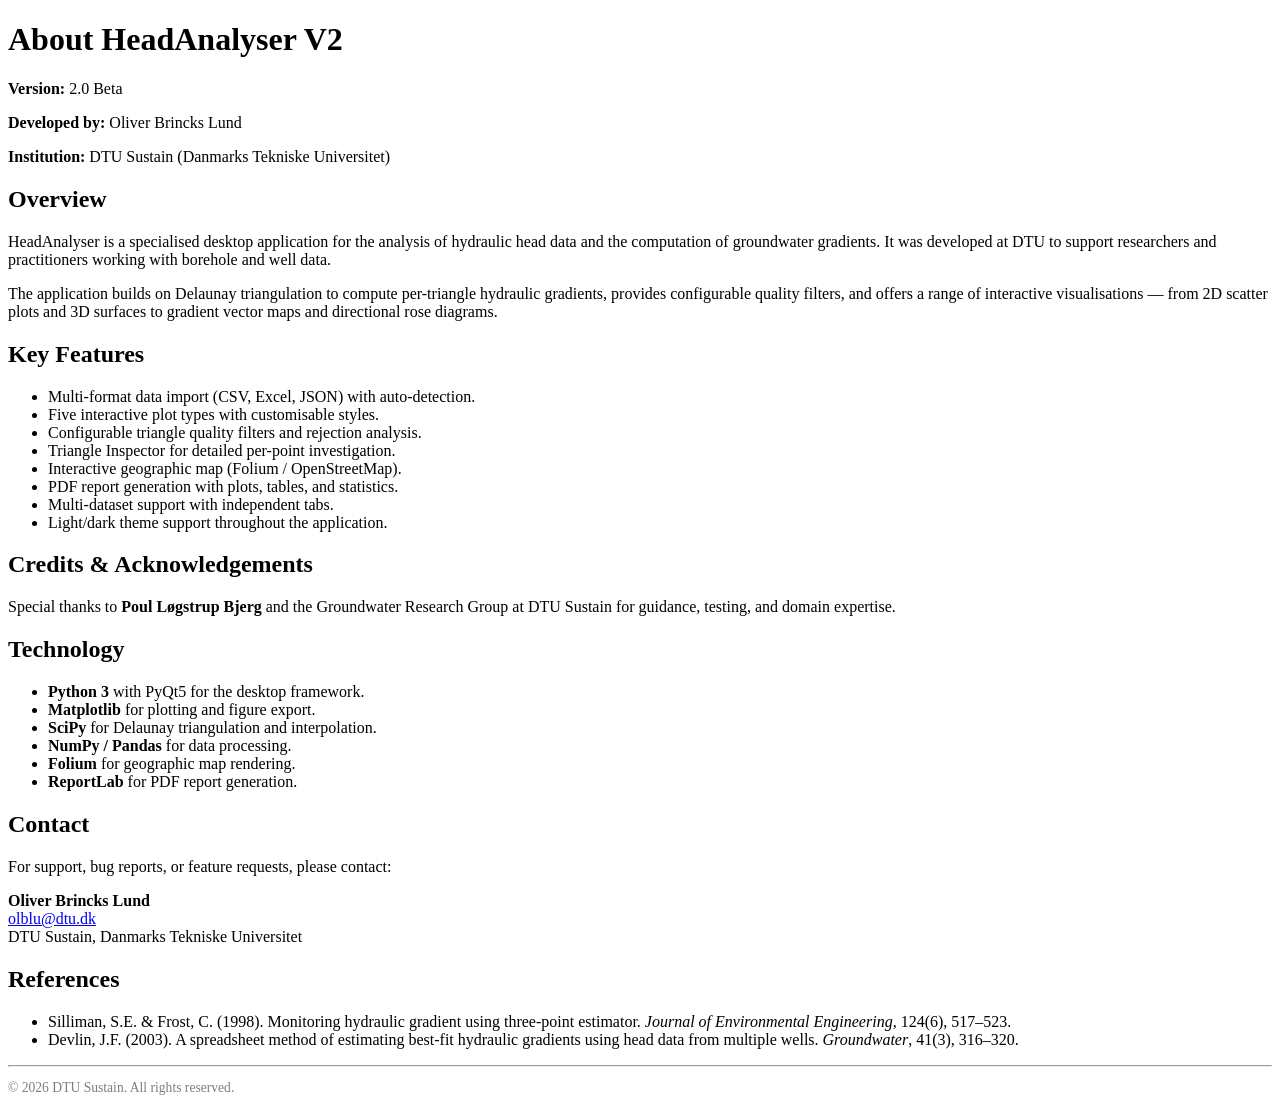
<file: help_content/about.html>
<!DOCTYPE html>
<html lang="en">
<head>
    <meta charset="UTF-8">
    <title>About &amp; References</title>
</head>
<body>
    <h1>About HeadAnalyser V2</h1>

    <p><strong>Version:</strong> 2.0 Beta</p>
    <p><strong>Developed by:</strong> Oliver Brincks Lund</p>
    <p><strong>Institution:</strong> DTU Sustain (Danmarks Tekniske Universitet)</p>

    <h2>Overview</h2>
    <p>HeadAnalyser is a specialised desktop application for the analysis of hydraulic head data and the computation of groundwater gradients. It was developed at DTU to support researchers and practitioners working with borehole and well data.</p>
    <p>The application builds on Delaunay triangulation to compute per-triangle hydraulic gradients, provides configurable quality filters, and offers a range of interactive visualisations — from 2D scatter plots and 3D surfaces to gradient vector maps and directional rose diagrams.</p>

    <h2>Key Features</h2>
    <ul>
        <li>Multi-format data import (CSV, Excel, JSON) with auto-detection.</li>
        <li>Five interactive plot types with customisable styles.</li>
        <li>Configurable triangle quality filters and rejection analysis.</li>
        <li>Triangle Inspector for detailed per-point investigation.</li>
        <li>Interactive geographic map (Folium / OpenStreetMap).</li>
        <li>PDF report generation with plots, tables, and statistics.</li>
        <li>Multi-dataset support with independent tabs.</li>
        <li>Light/dark theme support throughout the application.</li>
    </ul>

    <h2>Credits &amp; Acknowledgements</h2>
    <p>Special thanks to <strong>Poul Løgstrup Bjerg</strong> and the Groundwater Research Group at DTU Sustain for guidance, testing, and domain expertise.</p>

    <h2>Technology</h2>
    <ul>
        <li><strong>Python 3</strong> with PyQt5 for the desktop framework.</li>
        <li><strong>Matplotlib</strong> for plotting and figure export.</li>
        <li><strong>SciPy</strong> for Delaunay triangulation and interpolation.</li>
        <li><strong>NumPy / Pandas</strong> for data processing.</li>
        <li><strong>Folium</strong> for geographic map rendering.</li>
        <li><strong>ReportLab</strong> for PDF report generation.</li>
    </ul>

    <h2>Contact</h2>
    <p>For support, bug reports, or feature requests, please contact:</p>
    <p><strong>Oliver Brincks Lund</strong><br>
    <a href="mailto:olblu@dtu.dk">olblu@dtu.dk</a><br>
    DTU Sustain, Danmarks Tekniske Universitet</p>

    <h2>References</h2>
    <ul>
        <li>Silliman, S.E. &amp; Frost, C. (1998). Monitoring hydraulic gradient using three-point estimator. <em>Journal of Environmental Engineering</em>, 124(6), 517–523.</li>
        <li>Devlin, J.F. (2003). A spreadsheet method of estimating best-fit hydraulic gradients using head data from multiple wells. <em>Groundwater</em>, 41(3), 316–320.</li>
    </ul>

    <hr>
    <p style="font-size: 0.85em; color: inherit; opacity: 0.5;">&copy; 2026 DTU Sustain. All rights reserved.</p>
</body>
</html>
</file>
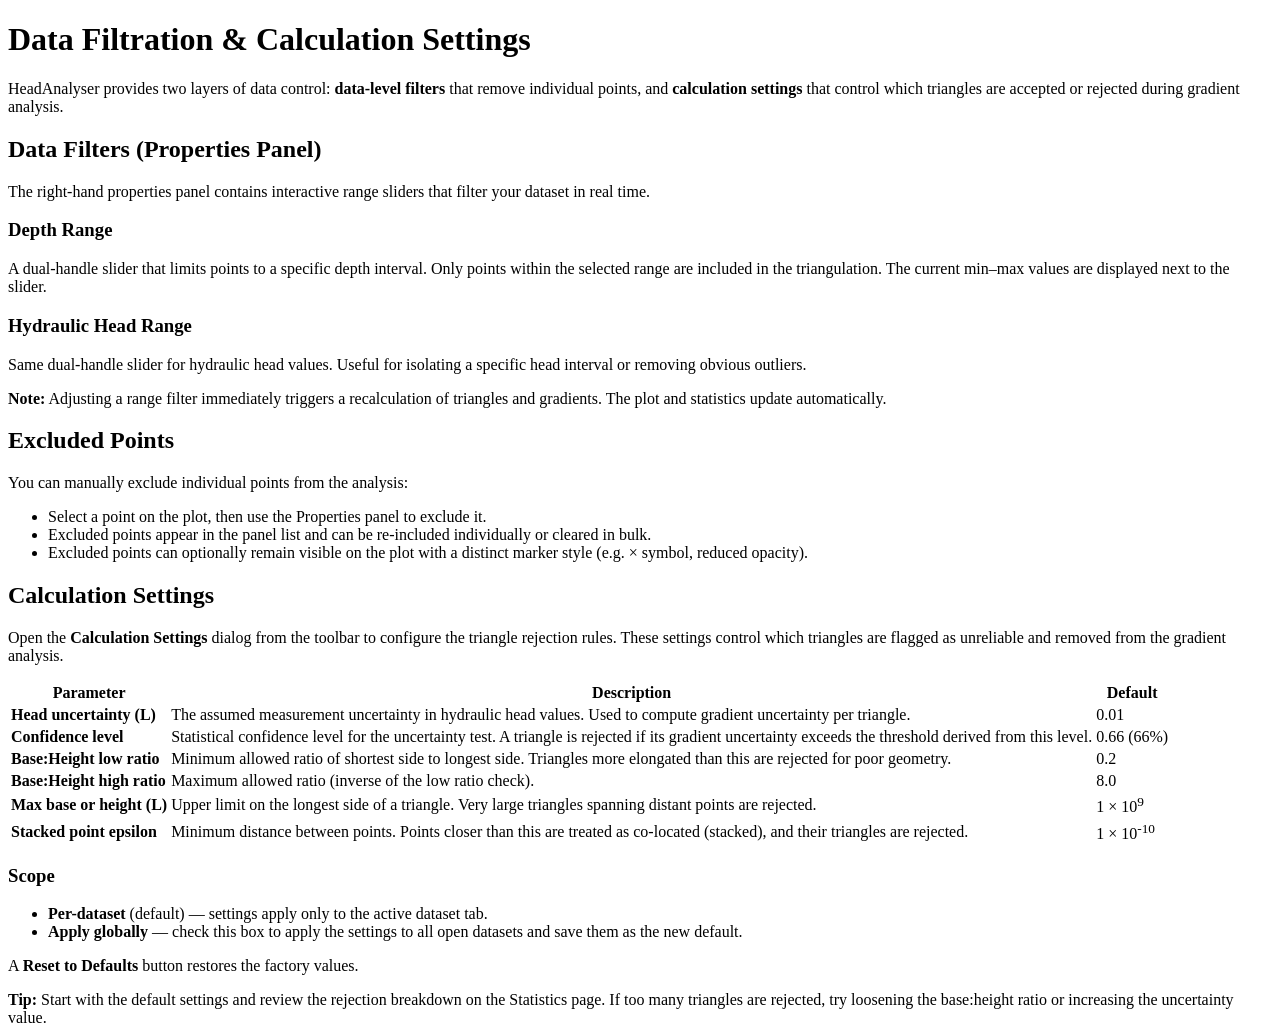
<file: help_content/data_filtration.html>
<!DOCTYPE html>
<html lang="en">
<head>
    <meta charset="UTF-8">
    <title>Data Filtration &amp; Settings</title>
</head>
<body>
    <h1>Data Filtration &amp; Calculation Settings</h1>

    <p>HeadAnalyser provides two layers of data control: <strong>data-level filters</strong> that remove individual points, and <strong>calculation settings</strong> that control which triangles are accepted or rejected during gradient analysis.</p>

    <h2>Data Filters (Properties Panel)</h2>
    <p>The right-hand properties panel contains interactive range sliders that filter your dataset in real time.</p>

    <h3>Depth Range</h3>
    <p>A dual-handle slider that limits points to a specific depth interval. Only points within the selected range are included in the triangulation. The current min–max values are displayed next to the slider.</p>

    <h3>Hydraulic Head Range</h3>
    <p>Same dual-handle slider for hydraulic head values. Useful for isolating a specific head interval or removing obvious outliers.</p>

    <div class="note">
        <strong>Note:</strong> Adjusting a range filter immediately triggers a recalculation of triangles and gradients. The plot and statistics update automatically.
    </div>

    <h2>Excluded Points</h2>
    <p>You can manually exclude individual points from the analysis:</p>
    <ul>
        <li>Select a point on the plot, then use the Properties panel to exclude it.</li>
        <li>Excluded points appear in the panel list and can be re-included individually or cleared in bulk.</li>
        <li>Excluded points can optionally remain visible on the plot with a distinct marker style (e.g. &times; symbol, reduced opacity).</li>
    </ul>

    <h2>Calculation Settings</h2>
    <p>Open the <strong>Calculation Settings</strong> dialog from the toolbar to configure the triangle rejection rules. These settings control which triangles are flagged as unreliable and removed from the gradient analysis.</p>

    <table>
        <tr><th>Parameter</th><th>Description</th><th>Default</th></tr>
        <tr>
            <td><strong>Head uncertainty (L)</strong></td>
            <td>The assumed measurement uncertainty in hydraulic head values. Used to compute gradient uncertainty per triangle.</td>
            <td>0.01</td>
        </tr>
        <tr>
            <td><strong>Confidence level</strong></td>
            <td>Statistical confidence level for the uncertainty test. A triangle is rejected if its gradient uncertainty exceeds the threshold derived from this level.</td>
            <td>0.66 (66%)</td>
        </tr>
        <tr>
            <td><strong>Base:Height low ratio</strong></td>
            <td>Minimum allowed ratio of shortest side to longest side. Triangles more elongated than this are rejected for poor geometry.</td>
            <td>0.2</td>
        </tr>
        <tr>
            <td><strong>Base:Height high ratio</strong></td>
            <td>Maximum allowed ratio (inverse of the low ratio check).</td>
            <td>8.0</td>
        </tr>
        <tr>
            <td><strong>Max base or height (L)</strong></td>
            <td>Upper limit on the longest side of a triangle. Very large triangles spanning distant points are rejected.</td>
            <td>1 &times; 10<sup>9</sup></td>
        </tr>
        <tr>
            <td><strong>Stacked point epsilon</strong></td>
            <td>Minimum distance between points. Points closer than this are treated as co-located (stacked), and their triangles are rejected.</td>
            <td>1 &times; 10<sup>-10</sup></td>
        </tr>
    </table>

    <h3>Scope</h3>
    <ul>
        <li><strong>Per-dataset</strong> (default) — settings apply only to the active dataset tab.</li>
        <li><strong>Apply globally</strong> — check this box to apply the settings to all open datasets and save them as the new default.</li>
    </ul>
    <p>A <strong>Reset to Defaults</strong> button restores the factory values.</p>

    <div class="tip">
        <strong>Tip:</strong> Start with the default settings and review the rejection breakdown on the Statistics page. If too many triangles are rejected, try loosening the base:height ratio or increasing the uncertainty value.
    </div>
</body>
</html>
</file>
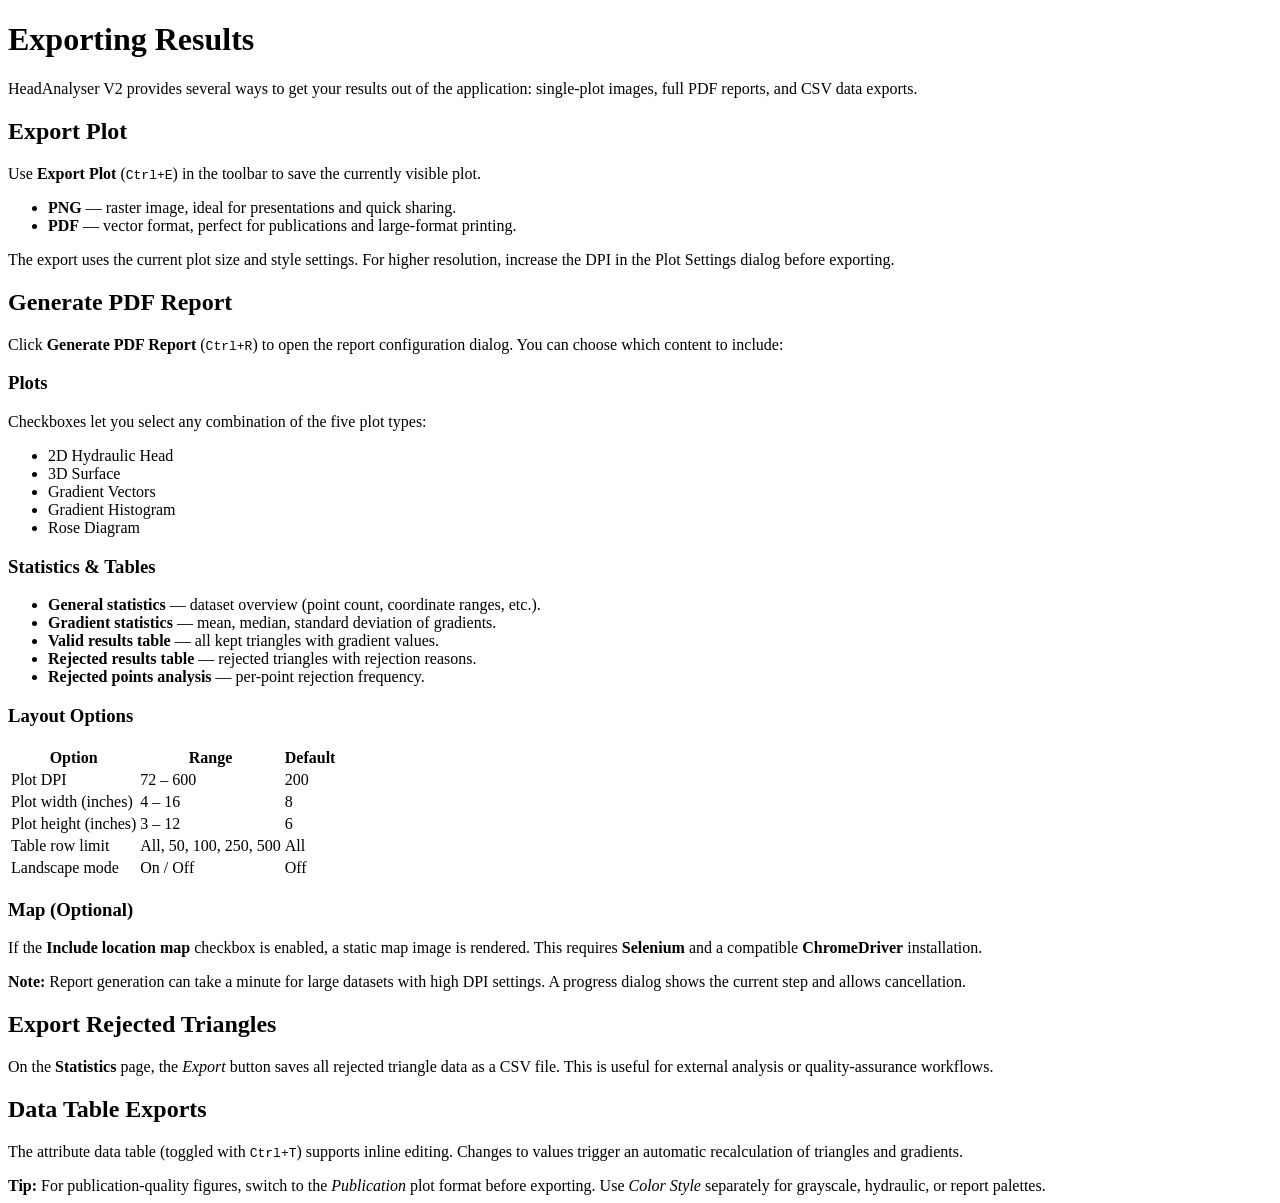
<file: help_content/exporting.html>
<!DOCTYPE html>
<html lang="en">
<head>
    <meta charset="UTF-8">
    <title>Exporting</title>
</head>
<body>
    <h1>Exporting Results</h1>

    <p>HeadAnalyser V2 provides several ways to get your results out of the application: single-plot images, full PDF reports, and CSV data exports.</p>

    <h2>Export Plot</h2>
    <p>Use <strong>Export Plot</strong> (<code>Ctrl+E</code>) in the toolbar to save the currently visible plot.</p>
    <ul>
        <li><strong>PNG</strong> — raster image, ideal for presentations and quick sharing.</li>
        <li><strong>PDF</strong> — vector format, perfect for publications and large-format printing.</li>
    </ul>
    <p>The export uses the current plot size and style settings. For higher resolution, increase the DPI in the Plot Settings dialog before exporting.</p>

    <h2>Generate PDF Report</h2>
    <p>Click <strong>Generate PDF Report</strong> (<code>Ctrl+R</code>) to open the report configuration dialog. You can choose which content to include:</p>

    <h3>Plots</h3>
    <p>Checkboxes let you select any combination of the five plot types:</p>
    <ul>
        <li>2D Hydraulic Head</li>
        <li>3D Surface</li>
        <li>Gradient Vectors</li>
        <li>Gradient Histogram</li>
        <li>Rose Diagram</li>
    </ul>

    <h3>Statistics &amp; Tables</h3>
    <ul>
        <li><strong>General statistics</strong> — dataset overview (point count, coordinate ranges, etc.).</li>
        <li><strong>Gradient statistics</strong> — mean, median, standard deviation of gradients.</li>
        <li><strong>Valid results table</strong> — all kept triangles with gradient values.</li>
        <li><strong>Rejected results table</strong> — rejected triangles with rejection reasons.</li>
        <li><strong>Rejected points analysis</strong> — per-point rejection frequency.</li>
    </ul>

    <h3>Layout Options</h3>
    <table>
        <tr><th>Option</th><th>Range</th><th>Default</th></tr>
        <tr><td>Plot DPI</td><td>72 – 600</td><td>200</td></tr>
        <tr><td>Plot width (inches)</td><td>4 – 16</td><td>8</td></tr>
        <tr><td>Plot height (inches)</td><td>3 – 12</td><td>6</td></tr>
        <tr><td>Table row limit</td><td>All, 50, 100, 250, 500</td><td>All</td></tr>
        <tr><td>Landscape mode</td><td>On / Off</td><td>Off</td></tr>
    </table>

    <h3>Map (Optional)</h3>
    <p>If the <strong>Include location map</strong> checkbox is enabled, a static map image is rendered. This requires <strong>Selenium</strong> and a compatible <strong>ChromeDriver</strong> installation.</p>

    <div class="note">
        <strong>Note:</strong> Report generation can take a minute for large datasets with high DPI settings. A progress dialog shows the current step and allows cancellation.
    </div>

    <h2>Export Rejected Triangles</h2>
    <p>On the <strong>Statistics</strong> page, the <em>Export</em> button saves all rejected triangle data as a CSV file. This is useful for external analysis or quality-assurance workflows.</p>

    <h2>Data Table Exports</h2>
    <p>The attribute data table (toggled with <code>Ctrl+T</code>) supports inline editing. Changes to values trigger an automatic recalculation of triangles and gradients.</p>

    <div class="tip">
        <strong>Tip:</strong> For publication-quality figures, switch to the <em>Publication</em> plot format before exporting. Use <em>Color Style</em> separately for grayscale, hydraulic, or report palettes.
    </div>
</body>
</html>
</file>
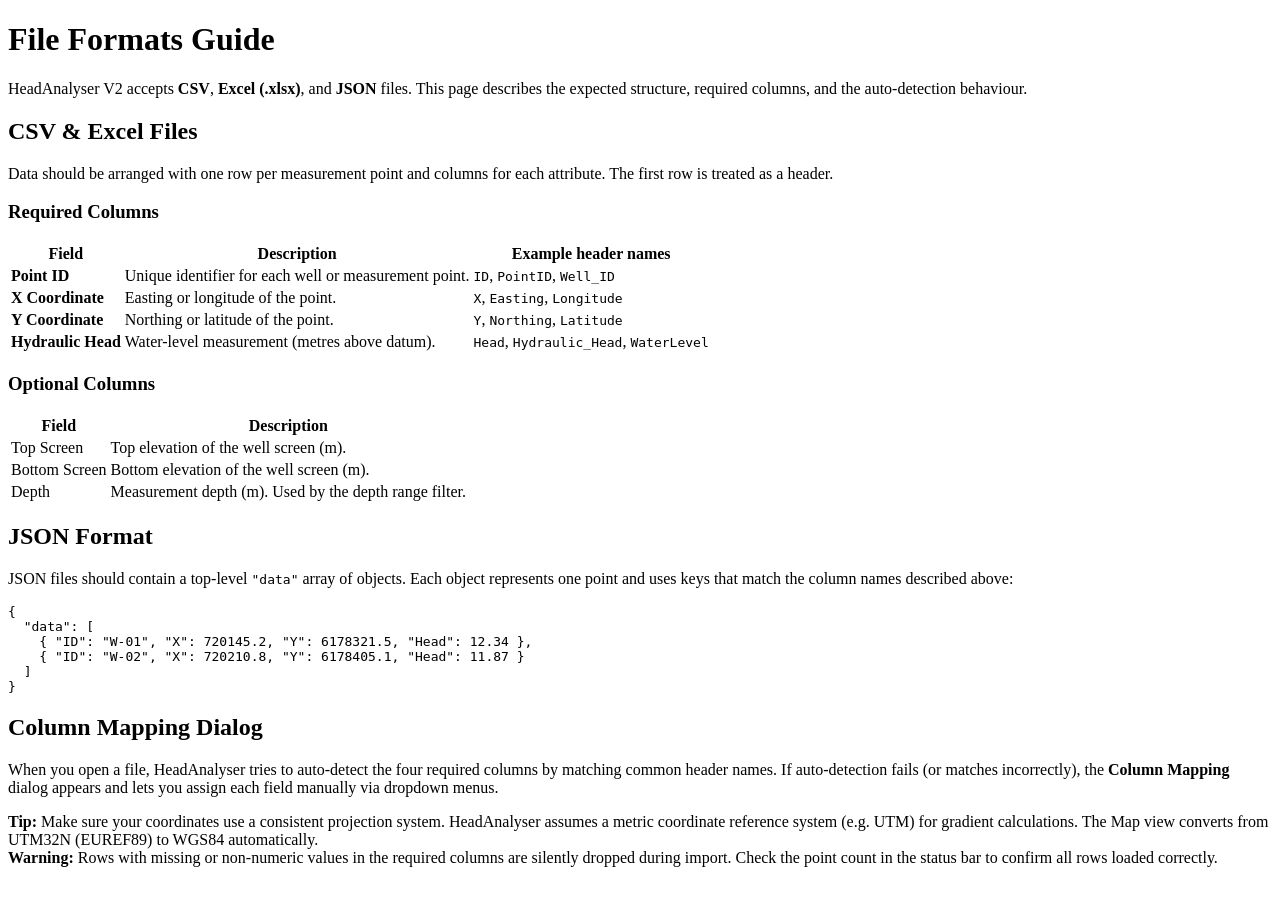
<file: help_content/file_formats.html>
<!DOCTYPE html>
<html lang="en">
<head>
    <meta charset="UTF-8">
    <title>File Formats</title>
</head>
<body>
    <h1>File Formats Guide</h1>

    <p>HeadAnalyser V2 accepts <strong>CSV</strong>, <strong>Excel (.xlsx)</strong>, and <strong>JSON</strong> files. This page describes the expected structure, required columns, and the auto-detection behaviour.</p>

    <h2>CSV &amp; Excel Files</h2>
    <p>Data should be arranged with one row per measurement point and columns for each attribute. The first row is treated as a header.</p>

    <h3>Required Columns</h3>
    <table>
        <tr><th>Field</th><th>Description</th><th>Example header names</th></tr>
        <tr><td><strong>Point ID</strong></td><td>Unique identifier for each well or measurement point.</td><td><code>ID</code>, <code>PointID</code>, <code>Well_ID</code></td></tr>
        <tr><td><strong>X Coordinate</strong></td><td>Easting or longitude of the point.</td><td><code>X</code>, <code>Easting</code>, <code>Longitude</code></td></tr>
        <tr><td><strong>Y Coordinate</strong></td><td>Northing or latitude of the point.</td><td><code>Y</code>, <code>Northing</code>, <code>Latitude</code></td></tr>
        <tr><td><strong>Hydraulic Head</strong></td><td>Water-level measurement (metres above datum).</td><td><code>Head</code>, <code>Hydraulic_Head</code>, <code>WaterLevel</code></td></tr>
    </table>

    <h3>Optional Columns</h3>
    <table>
        <tr><th>Field</th><th>Description</th></tr>
        <tr><td>Top Screen</td><td>Top elevation of the well screen (m).</td></tr>
        <tr><td>Bottom Screen</td><td>Bottom elevation of the well screen (m).</td></tr>
        <tr><td>Depth</td><td>Measurement depth (m). Used by the depth range filter.</td></tr>
    </table>

    <h2>JSON Format</h2>
    <p>JSON files should contain a top-level <code>"data"</code> array of objects. Each object represents one point and uses keys that match the column names described above:</p>
    <pre><code>{
  "data": [
    { "ID": "W-01", "X": 720145.2, "Y": 6178321.5, "Head": 12.34 },
    { "ID": "W-02", "X": 720210.8, "Y": 6178405.1, "Head": 11.87 }
  ]
}</code></pre>

    <h2>Column Mapping Dialog</h2>
    <p>When you open a file, HeadAnalyser tries to auto-detect the four required columns by matching common header names. If auto-detection fails (or matches incorrectly), the <strong>Column Mapping</strong> dialog appears and lets you assign each field manually via dropdown menus.</p>

    <div class="tip">
        <strong>Tip:</strong> Make sure your coordinates use a consistent projection system. HeadAnalyser assumes a metric coordinate reference system (e.g. UTM) for gradient calculations. The Map view converts from UTM32N (EUREF89) to WGS84 automatically.
    </div>

    <div class="warning">
        <strong>Warning:</strong> Rows with missing or non-numeric values in the required columns are silently dropped during import. Check the point count in the status bar to confirm all rows loaded correctly.
    </div>
</body>
</html>
</file>
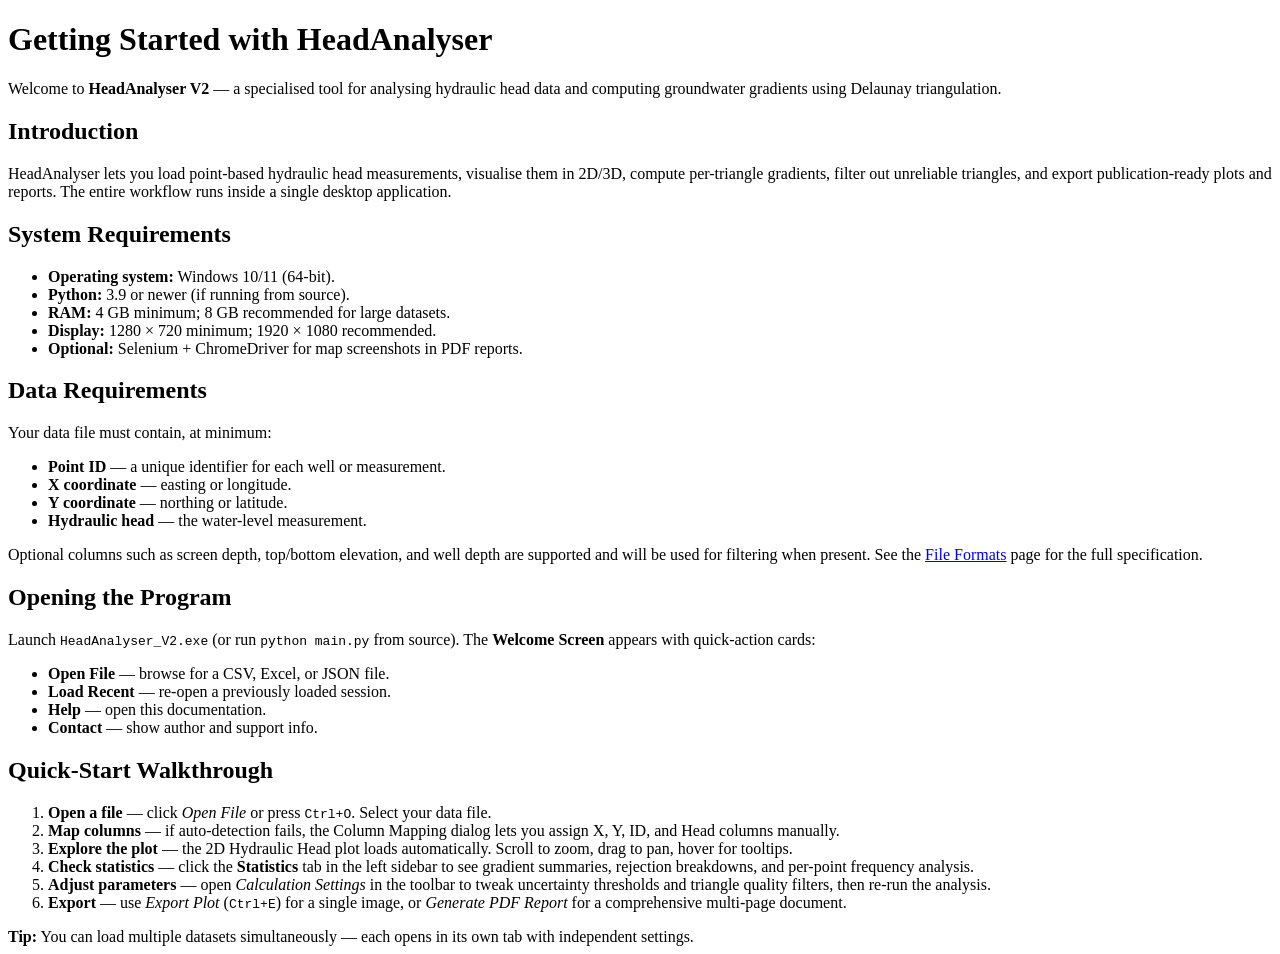
<file: help_content/getting_started.html>
<!DOCTYPE html>
<html lang="en">
<head>
    <meta charset="UTF-8">
    <title>Getting Started</title>
</head>
<body>
    <h1>Getting Started with HeadAnalyser</h1>

    <p>Welcome to <strong>HeadAnalyser V2</strong> — a specialised tool for analysing hydraulic head data and computing groundwater gradients using Delaunay triangulation.</p>

    <h2>Introduction</h2>
    <p>HeadAnalyser lets you load point-based hydraulic head measurements, visualise them in 2D/3D, compute per-triangle gradients, filter out unreliable triangles, and export publication-ready plots and reports. The entire workflow runs inside a single desktop application.</p>

    <h2>System Requirements</h2>
    <ul>
        <li><strong>Operating system:</strong> Windows 10/11 (64-bit).</li>
        <li><strong>Python:</strong> 3.9 or newer (if running from source).</li>
        <li><strong>RAM:</strong> 4 GB minimum; 8 GB recommended for large datasets.</li>
        <li><strong>Display:</strong> 1280 &times; 720 minimum; 1920 &times; 1080 recommended.</li>
        <li><strong>Optional:</strong> Selenium + ChromeDriver for map screenshots in PDF reports.</li>
    </ul>

    <h2>Data Requirements</h2>
    <p>Your data file must contain, at minimum:</p>
    <ul>
        <li><strong>Point ID</strong> — a unique identifier for each well or measurement.</li>
        <li><strong>X coordinate</strong> — easting or longitude.</li>
        <li><strong>Y coordinate</strong> — northing or latitude.</li>
        <li><strong>Hydraulic head</strong> — the water-level measurement.</li>
    </ul>
    <p>Optional columns such as screen depth, top/bottom elevation, and well depth are supported and will be used for filtering when present. See the <a href="file_formats.html">File Formats</a> page for the full specification.</p>

    <h2>Opening the Program</h2>
    <p>Launch <code>HeadAnalyser_V2.exe</code> (or run <code>python main.py</code> from source). The <strong>Welcome Screen</strong> appears with quick-action cards:</p>
    <ul>
        <li><strong>Open File</strong> — browse for a CSV, Excel, or JSON file.</li>
        <li><strong>Load Recent</strong> — re-open a previously loaded session.</li>
        <li><strong>Help</strong> — open this documentation.</li>
        <li><strong>Contact</strong> — show author and support info.</li>
    </ul>

    <h2>Quick-Start Walkthrough</h2>
    <ol>
        <li><strong>Open a file</strong> — click <em>Open File</em> or press <code>Ctrl+O</code>. Select your data file.</li>
        <li><strong>Map columns</strong> — if auto-detection fails, the Column Mapping dialog lets you assign X, Y, ID, and Head columns manually.</li>
        <li><strong>Explore the plot</strong> — the 2D Hydraulic Head plot loads automatically. Scroll to zoom, drag to pan, hover for tooltips.</li>
        <li><strong>Check statistics</strong> — click the <strong>Statistics</strong> tab in the left sidebar to see gradient summaries, rejection breakdowns, and per-point frequency analysis.</li>
        <li><strong>Adjust parameters</strong> — open <em>Calculation Settings</em> in the toolbar to tweak uncertainty thresholds and triangle quality filters, then re-run the analysis.</li>
        <li><strong>Export</strong> — use <em>Export Plot</em> (<code>Ctrl+E</code>) for a single image, or <em>Generate PDF Report</em> for a comprehensive multi-page document.</li>
    </ol>

    <div class="tip">
        <strong>Tip:</strong> You can load multiple datasets simultaneously — each opens in its own tab with independent settings.
    </div>
</body>
</html>
</file>
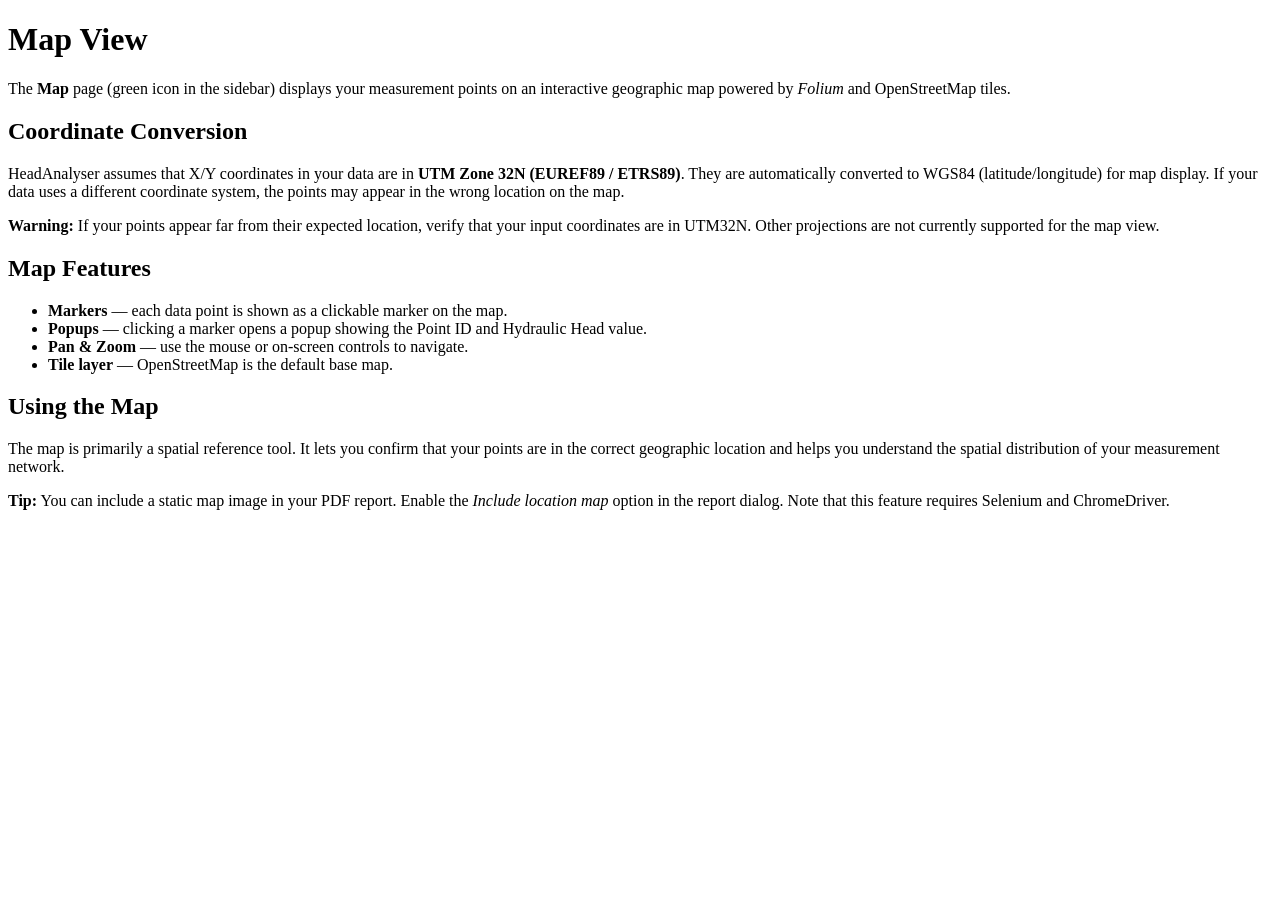
<file: help_content/map_view.html>
<!DOCTYPE html>
<html lang="en">
<head>
    <meta charset="UTF-8">
    <title>Map View</title>
</head>
<body>
    <h1>Map View</h1>

    <p>The <strong>Map</strong> page (green icon in the sidebar) displays your measurement points on an interactive geographic map powered by <em>Folium</em> and OpenStreetMap tiles.</p>

    <h2>Coordinate Conversion</h2>
    <p>HeadAnalyser assumes that X/Y coordinates in your data are in <strong>UTM Zone 32N (EUREF89 / ETRS89)</strong>. They are automatically converted to WGS84 (latitude/longitude) for map display. If your data uses a different coordinate system, the points may appear in the wrong location on the map.</p>

    <div class="warning">
        <strong>Warning:</strong> If your points appear far from their expected location, verify that your input coordinates are in UTM32N. Other projections are not currently supported for the map view.
    </div>

    <h2>Map Features</h2>
    <ul>
        <li><strong>Markers</strong> — each data point is shown as a clickable marker on the map.</li>
        <li><strong>Popups</strong> — clicking a marker opens a popup showing the Point ID and Hydraulic Head value.</li>
        <li><strong>Pan &amp; Zoom</strong> — use the mouse or on-screen controls to navigate.</li>
        <li><strong>Tile layer</strong> — OpenStreetMap is the default base map.</li>
    </ul>

    <h2>Using the Map</h2>
    <p>The map is primarily a spatial reference tool. It lets you confirm that your points are in the correct geographic location and helps you understand the spatial distribution of your measurement network.</p>

    <div class="tip">
        <strong>Tip:</strong> You can include a static map image in your PDF report. Enable the <em>Include location map</em> option in the report dialog. Note that this feature requires Selenium and ChromeDriver.
    </div>
</body>
</html>
</file>
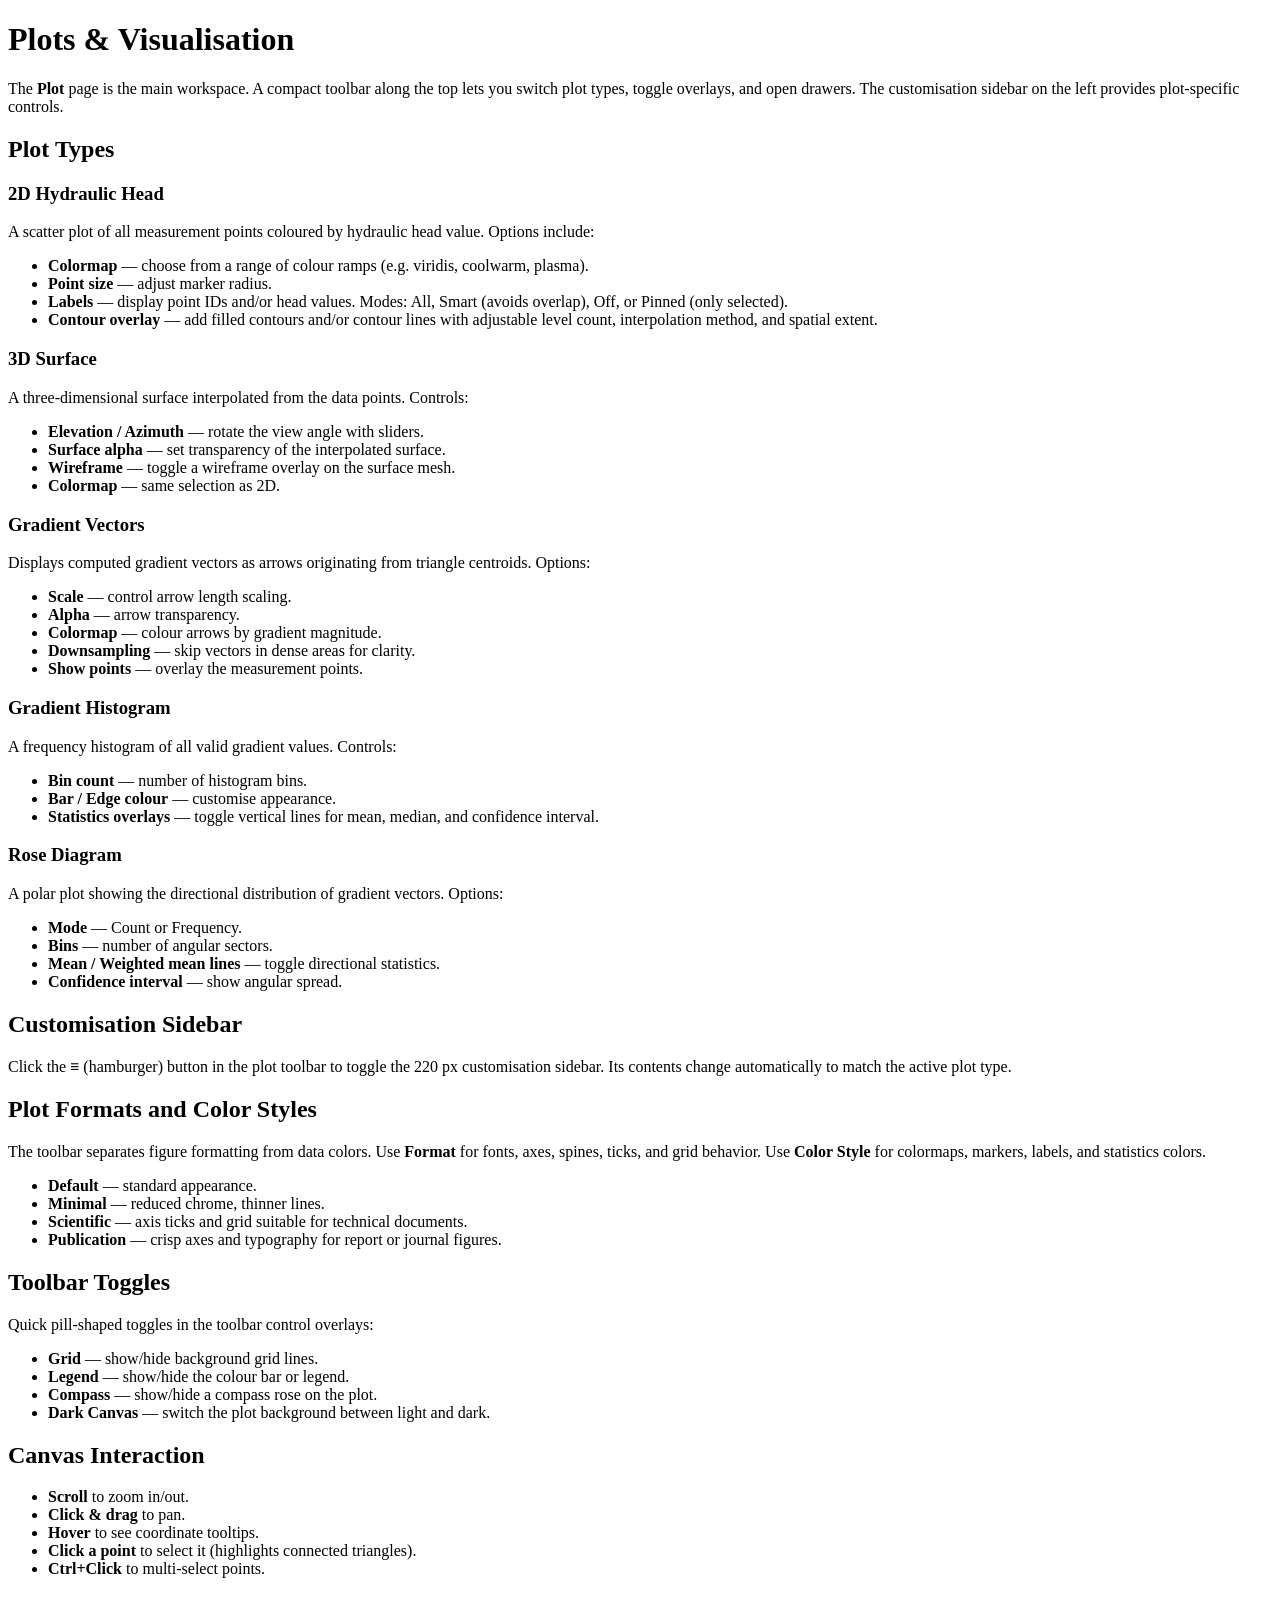
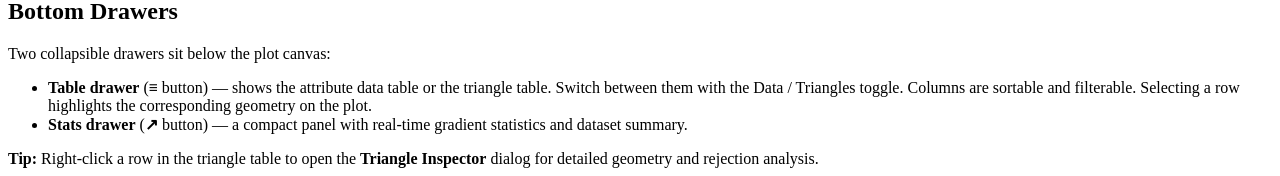
<file: help_content/plots.html>
<!DOCTYPE html>
<html lang="en">
<head>
    <meta charset="UTF-8">
    <title>Plots &amp; Visualisation</title>
</head>
<body>
    <h1>Plots &amp; Visualisation</h1>

    <p>The <strong>Plot</strong> page is the main workspace. A compact toolbar along the top lets you switch plot types, toggle overlays, and open drawers. The customisation sidebar on the left provides plot-specific controls.</p>

    <h2>Plot Types</h2>

    <h3>2D Hydraulic Head</h3>
    <p>A scatter plot of all measurement points coloured by hydraulic head value. Options include:</p>
    <ul>
        <li><strong>Colormap</strong> — choose from a range of colour ramps (e.g. viridis, coolwarm, plasma).</li>
        <li><strong>Point size</strong> — adjust marker radius.</li>
        <li><strong>Labels</strong> — display point IDs and/or head values. Modes: All, Smart (avoids overlap), Off, or Pinned (only selected).</li>
        <li><strong>Contour overlay</strong> — add filled contours and/or contour lines with adjustable level count, interpolation method, and spatial extent.</li>
    </ul>

    <h3>3D Surface</h3>
    <p>A three-dimensional surface interpolated from the data points. Controls:</p>
    <ul>
        <li><strong>Elevation / Azimuth</strong> — rotate the view angle with sliders.</li>
        <li><strong>Surface alpha</strong> — set transparency of the interpolated surface.</li>
        <li><strong>Wireframe</strong> — toggle a wireframe overlay on the surface mesh.</li>
        <li><strong>Colormap</strong> — same selection as 2D.</li>
    </ul>

    <h3>Gradient Vectors</h3>
    <p>Displays computed gradient vectors as arrows originating from triangle centroids. Options:</p>
    <ul>
        <li><strong>Scale</strong> — control arrow length scaling.</li>
        <li><strong>Alpha</strong> — arrow transparency.</li>
        <li><strong>Colormap</strong> — colour arrows by gradient magnitude.</li>
        <li><strong>Downsampling</strong> — skip vectors in dense areas for clarity.</li>
        <li><strong>Show points</strong> — overlay the measurement points.</li>
    </ul>

    <h3>Gradient Histogram</h3>
    <p>A frequency histogram of all valid gradient values. Controls:</p>
    <ul>
        <li><strong>Bin count</strong> — number of histogram bins.</li>
        <li><strong>Bar / Edge colour</strong> — customise appearance.</li>
        <li><strong>Statistics overlays</strong> — toggle vertical lines for mean, median, and confidence interval.</li>
    </ul>

    <h3>Rose Diagram</h3>
    <p>A polar plot showing the directional distribution of gradient vectors. Options:</p>
    <ul>
        <li><strong>Mode</strong> — Count or Frequency.</li>
        <li><strong>Bins</strong> — number of angular sectors.</li>
        <li><strong>Mean / Weighted mean lines</strong> — toggle directional statistics.</li>
        <li><strong>Confidence interval</strong> — show angular spread.</li>
    </ul>

    <h2>Customisation Sidebar</h2>
    <p>Click the <strong>&#8801;</strong> (hamburger) button in the plot toolbar to toggle the 220 px customisation sidebar. Its contents change automatically to match the active plot type.</p>

    <h2>Plot Formats and Color Styles</h2>
    <p>The toolbar separates figure formatting from data colors. Use <strong>Format</strong> for fonts, axes, spines, ticks, and grid behavior. Use <strong>Color Style</strong> for colormaps, markers, labels, and statistics colors.</p>
    <ul>
        <li><strong>Default</strong> — standard appearance.</li>
        <li><strong>Minimal</strong> — reduced chrome, thinner lines.</li>
        <li><strong>Scientific</strong> — axis ticks and grid suitable for technical documents.</li>
        <li><strong>Publication</strong> — crisp axes and typography for report or journal figures.</li>
    </ul>

    <h2>Toolbar Toggles</h2>
    <p>Quick pill-shaped toggles in the toolbar control overlays:</p>
    <ul>
        <li><strong>Grid</strong> — show/hide background grid lines.</li>
        <li><strong>Legend</strong> — show/hide the colour bar or legend.</li>
        <li><strong>Compass</strong> — show/hide a compass rose on the plot.</li>
        <li><strong>Dark Canvas</strong> — switch the plot background between light and dark.</li>
    </ul>

    <h2>Canvas Interaction</h2>
    <ul>
        <li><strong>Scroll</strong> to zoom in/out.</li>
        <li><strong>Click &amp; drag</strong> to pan.</li>
        <li><strong>Hover</strong> to see coordinate tooltips.</li>
        <li><strong>Click a point</strong> to select it (highlights connected triangles).</li>
        <li><strong>Ctrl+Click</strong> to multi-select points.</li>
    </ul>

    <h2>Bottom Drawers</h2>
    <p>Two collapsible drawers sit below the plot canvas:</p>
    <ul>
        <li><strong>Table drawer</strong> (<strong>&#8801;</strong> button) — shows the attribute data table or the triangle table. Switch between them with the Data / Triangles toggle. Columns are sortable and filterable. Selecting a row highlights the corresponding geometry on the plot.</li>
        <li><strong>Stats drawer</strong> (<strong>&#8599;</strong> button) — a compact panel with real-time gradient statistics and dataset summary.</li>
    </ul>

    <div class="tip">
        <strong>Tip:</strong> Right-click a row in the triangle table to open the <strong>Triangle Inspector</strong> dialog for detailed geometry and rejection analysis.
    </div>
</body>
</html>
</file>
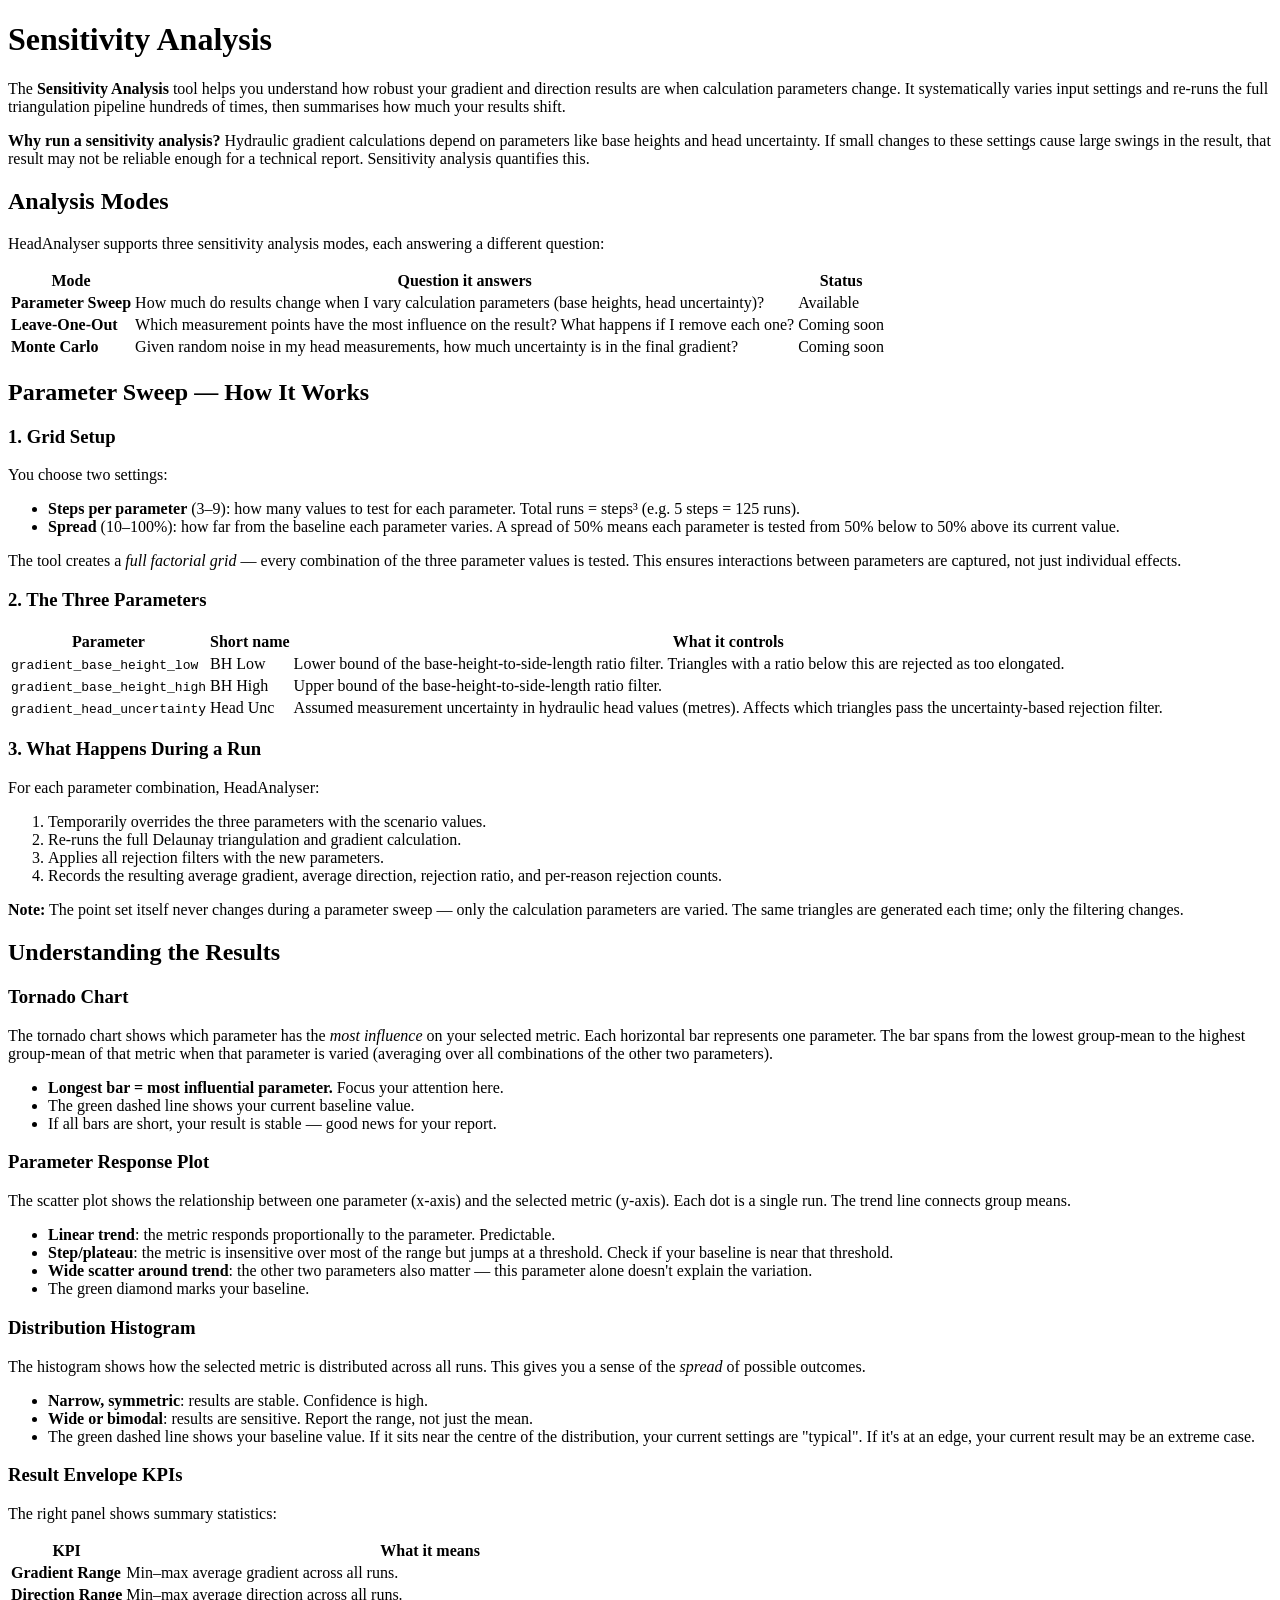
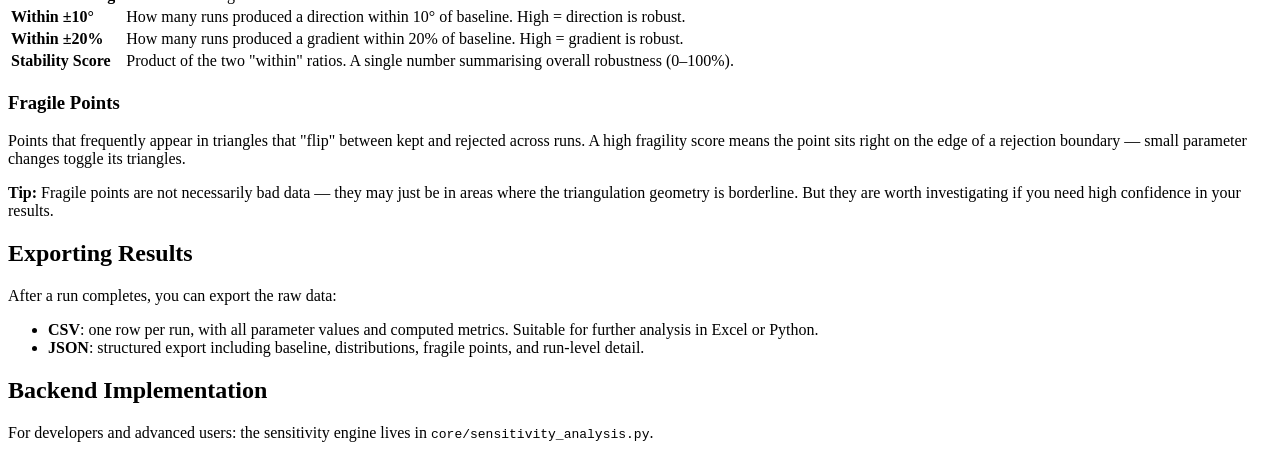
<file: help_content/sensitivity_analysis.html>
<!DOCTYPE html>
<html lang="en">
<head>
    <meta charset="UTF-8">
    <title>Sensitivity Analysis</title>
</head>
<body>
    <h1>Sensitivity Analysis</h1>

    <p>The <strong>Sensitivity Analysis</strong> tool helps you understand how robust your gradient and direction results are when calculation parameters change. It systematically varies input settings and re-runs the full triangulation pipeline hundreds of times, then summarises how much your results shift.</p>

    <div class="tip">
        <strong>Why run a sensitivity analysis?</strong> Hydraulic gradient calculations depend on parameters like base heights and head uncertainty. If small changes to these settings cause large swings in the result, that result may not be reliable enough for a technical report. Sensitivity analysis quantifies this.
    </div>

    <h2>Analysis Modes</h2>

    <p>HeadAnalyser supports three sensitivity analysis modes, each answering a different question:</p>

    <table>
        <tr><th>Mode</th><th>Question it answers</th><th>Status</th></tr>
        <tr>
            <td><strong>Parameter Sweep</strong></td>
            <td>How much do results change when I vary calculation parameters (base heights, head uncertainty)?</td>
            <td>Available</td>
        </tr>
        <tr>
            <td><strong>Leave-One-Out</strong></td>
            <td>Which measurement points have the most influence on the result? What happens if I remove each one?</td>
            <td>Coming soon</td>
        </tr>
        <tr>
            <td><strong>Monte Carlo</strong></td>
            <td>Given random noise in my head measurements, how much uncertainty is in the final gradient?</td>
            <td>Coming soon</td>
        </tr>
    </table>

    <!-- =================================================================
         TODO: LETS DO THIS AT SOME POINT
         - Add detailed walkthrough for Leave-One-Out mode once implemented
         - Add detailed walkthrough for Monte Carlo mode once implemented
         - Include screenshots from each mode
         ================================================================= -->

    <h2>Parameter Sweep &mdash; How It Works</h2>

    <h3>1. Grid Setup</h3>
    <p>You choose two settings:</p>
    <ul>
        <li><strong>Steps per parameter</strong> (3&ndash;9): how many values to test for each parameter. Total runs = steps&sup3; (e.g. 5 steps = 125 runs).</li>
        <li><strong>Spread</strong> (10&ndash;100%): how far from the baseline each parameter varies. A spread of 50% means each parameter is tested from 50% below to 50% above its current value.</li>
    </ul>

    <p>The tool creates a <em>full factorial grid</em> &mdash; every combination of the three parameter values is tested. This ensures interactions between parameters are captured, not just individual effects.</p>

    <h3>2. The Three Parameters</h3>
    <table>
        <tr><th>Parameter</th><th>Short name</th><th>What it controls</th></tr>
        <tr>
            <td><code>gradient_base_height_low</code></td>
            <td>BH Low</td>
            <td>Lower bound of the base-height-to-side-length ratio filter. Triangles with a ratio below this are rejected as too elongated.</td>
        </tr>
        <tr>
            <td><code>gradient_base_height_high</code></td>
            <td>BH High</td>
            <td>Upper bound of the base-height-to-side-length ratio filter.</td>
        </tr>
        <tr>
            <td><code>gradient_head_uncertainty</code></td>
            <td>Head Unc</td>
            <td>Assumed measurement uncertainty in hydraulic head values (metres). Affects which triangles pass the uncertainty-based rejection filter.</td>
        </tr>
    </table>

    <h3>3. What Happens During a Run</h3>
    <p>For each parameter combination, HeadAnalyser:</p>
    <ol>
        <li>Temporarily overrides the three parameters with the scenario values.</li>
        <li>Re-runs the full Delaunay triangulation and gradient calculation.</li>
        <li>Applies all rejection filters with the new parameters.</li>
        <li>Records the resulting average gradient, average direction, rejection ratio, and per-reason rejection counts.</li>
    </ol>

    <div class="note">
        <strong>Note:</strong> The point set itself never changes during a parameter sweep &mdash; only the calculation parameters are varied. The same triangles are generated each time; only the filtering changes.
    </div>

    <h2>Understanding the Results</h2>

    <h3>Tornado Chart</h3>
    <p>The tornado chart shows which parameter has the <em>most influence</em> on your selected metric. Each horizontal bar represents one parameter. The bar spans from the lowest group-mean to the highest group-mean of that metric when that parameter is varied (averaging over all combinations of the other two parameters).</p>
    <ul>
        <li><strong>Longest bar = most influential parameter.</strong> Focus your attention here.</li>
        <li>The green dashed line shows your current baseline value.</li>
        <li>If all bars are short, your result is stable &mdash; good news for your report.</li>
    </ul>

    <!-- =================================================================
         TODO: LETS DO THIS AT SOME POINT
         - Add annotated screenshot of a real tornado chart
         - Include a worked example: "In this dataset, BH Low dominates
           because many triangles are near the rejection threshold..."
         ================================================================= -->

    <h3>Parameter Response Plot</h3>
    <p>The scatter plot shows the relationship between one parameter (x-axis) and the selected metric (y-axis). Each dot is a single run. The trend line connects group means.</p>
    <ul>
        <li><strong>Linear trend</strong>: the metric responds proportionally to the parameter. Predictable.</li>
        <li><strong>Step/plateau</strong>: the metric is insensitive over most of the range but jumps at a threshold. Check if your baseline is near that threshold.</li>
        <li><strong>Wide scatter around trend</strong>: the other two parameters also matter &mdash; this parameter alone doesn't explain the variation.</li>
        <li>The green diamond marks your baseline.</li>
    </ul>

    <!-- =================================================================
         TODO: LETS DO THIS AT SOME POINT
         - Add annotated screenshot of a parameter response plot
         - Show examples of linear vs. step vs. scattered patterns
         - Explain what each pattern means for decision-making
         ================================================================= -->

    <h3>Distribution Histogram</h3>
    <p>The histogram shows how the selected metric is distributed across all runs. This gives you a sense of the <em>spread</em> of possible outcomes.</p>
    <ul>
        <li><strong>Narrow, symmetric</strong>: results are stable. Confidence is high.</li>
        <li><strong>Wide or bimodal</strong>: results are sensitive. Report the range, not just the mean.</li>
        <li>The green dashed line shows your baseline value. If it sits near the centre of the distribution, your current settings are "typical". If it's at an edge, your current result may be an extreme case.</li>
    </ul>

    <!-- =================================================================
         TODO: LETS DO THIS AT SOME POINT
         - Add annotated screenshot of a distribution histogram
         - Show a narrow vs. wide example side by side
         ================================================================= -->

    <h3>Result Envelope KPIs</h3>
    <p>The right panel shows summary statistics:</p>
    <table>
        <tr><th>KPI</th><th>What it means</th></tr>
        <tr><td><strong>Gradient Range</strong></td><td>Min&ndash;max average gradient across all runs.</td></tr>
        <tr><td><strong>Direction Range</strong></td><td>Min&ndash;max average direction across all runs.</td></tr>
        <tr><td><strong>Within &plusmn;10&deg;</strong></td><td>How many runs produced a direction within 10&deg; of baseline. High = direction is robust.</td></tr>
        <tr><td><strong>Within &plusmn;20%</strong></td><td>How many runs produced a gradient within 20% of baseline. High = gradient is robust.</td></tr>
        <tr><td><strong>Stability Score</strong></td><td>Product of the two "within" ratios. A single number summarising overall robustness (0&ndash;100%).</td></tr>
    </table>

    <h3>Fragile Points</h3>
    <p>Points that frequently appear in triangles that "flip" between kept and rejected across runs. A high fragility score means the point sits right on the edge of a rejection boundary &mdash; small parameter changes toggle its triangles.</p>

    <div class="tip">
        <strong>Tip:</strong> Fragile points are not necessarily bad data &mdash; they may just be in areas where the triangulation geometry is borderline. But they are worth investigating if you need high confidence in your results.
    </div>

    <!-- =================================================================
         TODO: LETS DO THIS AT SOME POINT
         - Add a full worked example with real data:
           1. Show the baseline dataset
           2. Show the sensitivity dialog settings
           3. Walk through interpreting each plot
           4. Show the conclusion: "Based on this analysis, we can
              report the gradient as X +/- Y with Z% confidence"
         - Add guidance on choosing steps and spread values
         - Add section on exporting results (CSV/JSON) and what
           columns mean
         ================================================================= -->

    <h2>Exporting Results</h2>
    <p>After a run completes, you can export the raw data:</p>
    <ul>
        <li><strong>CSV</strong>: one row per run, with all parameter values and computed metrics. Suitable for further analysis in Excel or Python.</li>
        <li><strong>JSON</strong>: structured export including baseline, distributions, fragile points, and run-level detail.</li>
    </ul>

    <!-- =================================================================
         TODO: LETS DO THIS AT SOME POINT
         - Document the CSV column names and their units
         - Document the JSON schema
         - Add a section on "What to include in your technical report"
           based on sensitivity analysis results
         ================================================================= -->

    <h2>Backend Implementation</h2>

    <p>For developers and advanced users: the sensitivity engine lives in <code>core/sensitivity_analysis.py</code>.</p>

    <!-- =================================================================
         TODO: LETS DO THIS AT SOME POINT
         - Document SensitivityConfig dataclass fields
         - Document SensitivityResult dataclass fields
         - Document the RunResult dataclass fields
         - Explain how the engine parallelises runs
         - Explain the fragility score calculation algorithm
         - Document the rejection_breakdown aggregation
         - Add code snippets showing how to call the engine
           programmatically (for scripting / batch use)
         ================================================================= -->

</body>
</html>
</file>
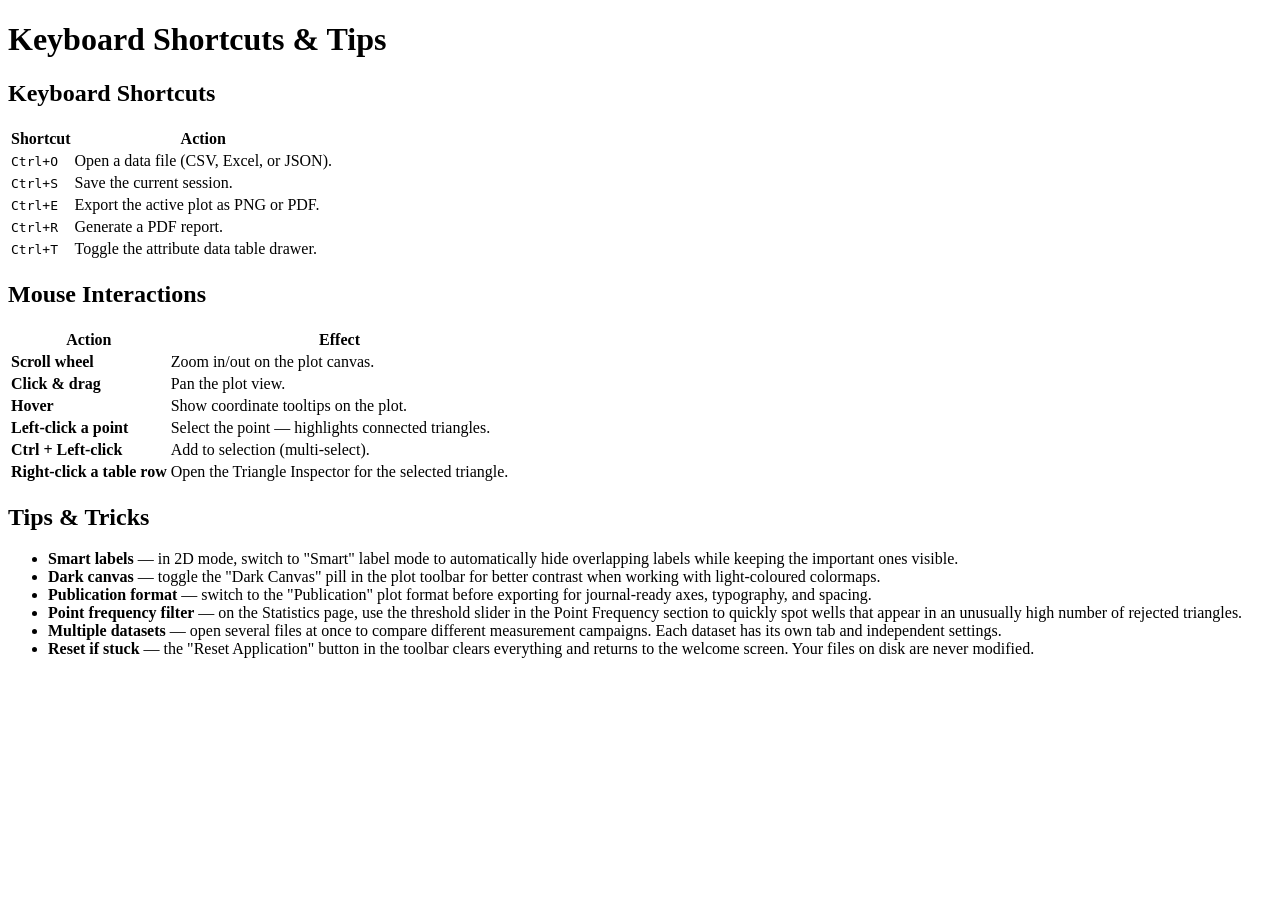
<file: help_content/shortcuts.html>
<!DOCTYPE html>
<html lang="en">
<head>
    <meta charset="UTF-8">
    <title>Keyboard Shortcuts</title>
</head>
<body>
    <h1>Keyboard Shortcuts &amp; Tips</h1>

    <h2>Keyboard Shortcuts</h2>
    <table>
        <tr><th>Shortcut</th><th>Action</th></tr>
        <tr><td><code>Ctrl+O</code></td><td>Open a data file (CSV, Excel, or JSON).</td></tr>
        <tr><td><code>Ctrl+S</code></td><td>Save the current session.</td></tr>
        <tr><td><code>Ctrl+E</code></td><td>Export the active plot as PNG or PDF.</td></tr>
        <tr><td><code>Ctrl+R</code></td><td>Generate a PDF report.</td></tr>
        <tr><td><code>Ctrl+T</code></td><td>Toggle the attribute data table drawer.</td></tr>
    </table>

    <h2>Mouse Interactions</h2>
    <table>
        <tr><th>Action</th><th>Effect</th></tr>
        <tr><td><strong>Scroll wheel</strong></td><td>Zoom in/out on the plot canvas.</td></tr>
        <tr><td><strong>Click &amp; drag</strong></td><td>Pan the plot view.</td></tr>
        <tr><td><strong>Hover</strong></td><td>Show coordinate tooltips on the plot.</td></tr>
        <tr><td><strong>Left-click a point</strong></td><td>Select the point — highlights connected triangles.</td></tr>
        <tr><td><strong>Ctrl + Left-click</strong></td><td>Add to selection (multi-select).</td></tr>
        <tr><td><strong>Right-click a table row</strong></td><td>Open the Triangle Inspector for the selected triangle.</td></tr>
    </table>

    <h2>Tips &amp; Tricks</h2>
    <ul>
        <li><strong>Smart labels</strong> — in 2D mode, switch to "Smart" label mode to automatically hide overlapping labels while keeping the important ones visible.</li>
        <li><strong>Dark canvas</strong> — toggle the "Dark Canvas" pill in the plot toolbar for better contrast when working with light-coloured colormaps.</li>
        <li><strong>Publication format</strong> — switch to the "Publication" plot format before exporting for journal-ready axes, typography, and spacing.</li>
        <li><strong>Point frequency filter</strong> — on the Statistics page, use the threshold slider in the Point Frequency section to quickly spot wells that appear in an unusually high number of rejected triangles.</li>
        <li><strong>Multiple datasets</strong> — open several files at once to compare different measurement campaigns. Each dataset has its own tab and independent settings.</li>
        <li><strong>Reset if stuck</strong> — the "Reset Application" button in the toolbar clears everything and returns to the welcome screen. Your files on disk are never modified.</li>
    </ul>
</body>
</html>
</file>
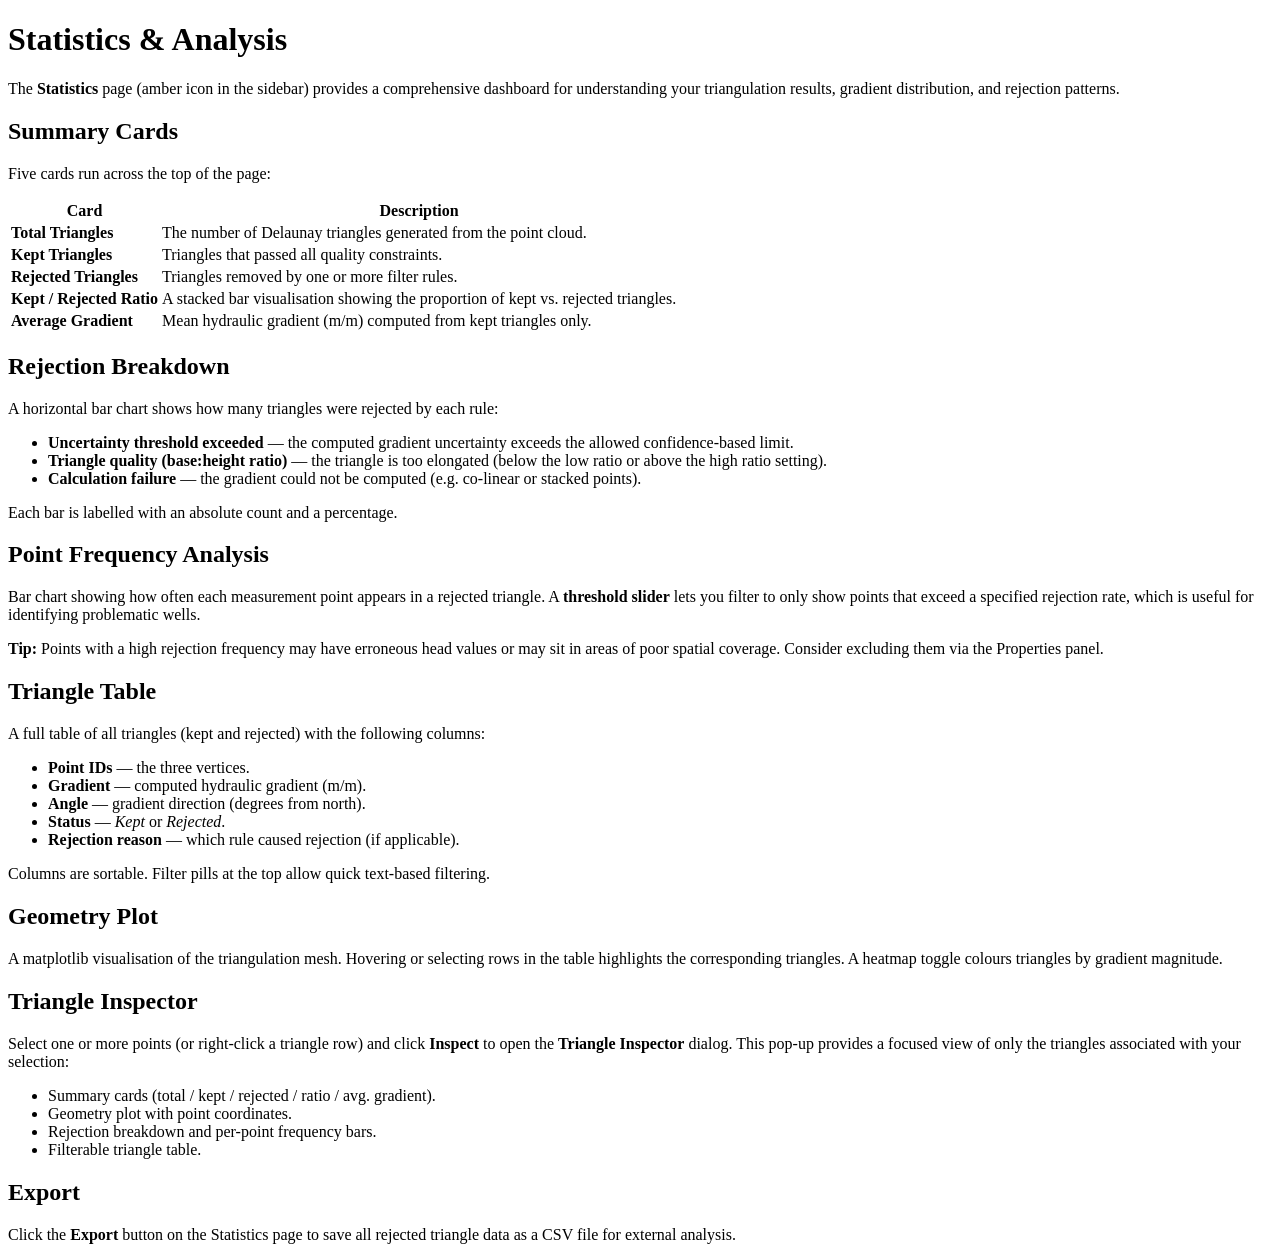
<file: help_content/statistics.html>
<!DOCTYPE html>
<html lang="en">
<head>
    <meta charset="UTF-8">
    <title>Statistics &amp; Analysis</title>
</head>
<body>
    <h1>Statistics &amp; Analysis</h1>

    <p>The <strong>Statistics</strong> page (amber icon in the sidebar) provides a comprehensive dashboard for understanding your triangulation results, gradient distribution, and rejection patterns.</p>

    <h2>Summary Cards</h2>
    <p>Five cards run across the top of the page:</p>
    <table>
        <tr><th>Card</th><th>Description</th></tr>
        <tr><td><strong>Total Triangles</strong></td><td>The number of Delaunay triangles generated from the point cloud.</td></tr>
        <tr><td><strong>Kept Triangles</strong></td><td>Triangles that passed all quality constraints.</td></tr>
        <tr><td><strong>Rejected Triangles</strong></td><td>Triangles removed by one or more filter rules.</td></tr>
        <tr><td><strong>Kept / Rejected Ratio</strong></td><td>A stacked bar visualisation showing the proportion of kept vs. rejected triangles.</td></tr>
        <tr><td><strong>Average Gradient</strong></td><td>Mean hydraulic gradient (m/m) computed from kept triangles only.</td></tr>
    </table>

    <h2>Rejection Breakdown</h2>
    <p>A horizontal bar chart shows how many triangles were rejected by each rule:</p>
    <ul>
        <li><strong>Uncertainty threshold exceeded</strong> — the computed gradient uncertainty exceeds the allowed confidence-based limit.</li>
        <li><strong>Triangle quality (base:height ratio)</strong> — the triangle is too elongated (below the low ratio or above the high ratio setting).</li>
        <li><strong>Calculation failure</strong> — the gradient could not be computed (e.g. co-linear or stacked points).</li>
    </ul>
    <p>Each bar is labelled with an absolute count and a percentage.</p>

    <h2>Point Frequency Analysis</h2>
    <p>Bar chart showing how often each measurement point appears in a rejected triangle. A <strong>threshold slider</strong> lets you filter to only show points that exceed a specified rejection rate, which is useful for identifying problematic wells.</p>

    <div class="tip">
        <strong>Tip:</strong> Points with a high rejection frequency may have erroneous head values or may sit in areas of poor spatial coverage. Consider excluding them via the Properties panel.
    </div>

    <h2>Triangle Table</h2>
    <p>A full table of all triangles (kept and rejected) with the following columns:</p>
    <ul>
        <li><strong>Point IDs</strong> — the three vertices.</li>
        <li><strong>Gradient</strong> — computed hydraulic gradient (m/m).</li>
        <li><strong>Angle</strong> — gradient direction (degrees from north).</li>
        <li><strong>Status</strong> — <em>Kept</em> or <em>Rejected</em>.</li>
        <li><strong>Rejection reason</strong> — which rule caused rejection (if applicable).</li>
    </ul>
    <p>Columns are sortable. Filter pills at the top allow quick text-based filtering.</p>

    <h2>Geometry Plot</h2>
    <p>A matplotlib visualisation of the triangulation mesh. Hovering or selecting rows in the table highlights the corresponding triangles. A heatmap toggle colours triangles by gradient magnitude.</p>

    <h2>Triangle Inspector</h2>
    <p>Select one or more points (or right-click a triangle row) and click <strong>Inspect</strong> to open the <strong>Triangle Inspector</strong> dialog. This pop-up provides a focused view of only the triangles associated with your selection:</p>
    <ul>
        <li>Summary cards (total / kept / rejected / ratio / avg. gradient).</li>
        <li>Geometry plot with point coordinates.</li>
        <li>Rejection breakdown and per-point frequency bars.</li>
        <li>Filterable triangle table.</li>
    </ul>

    <h2>Export</h2>
    <p>Click the <strong>Export</strong> button on the Statistics page to save all rejected triangle data as a CSV file for external analysis.</p>
</body>
</html>
</file>
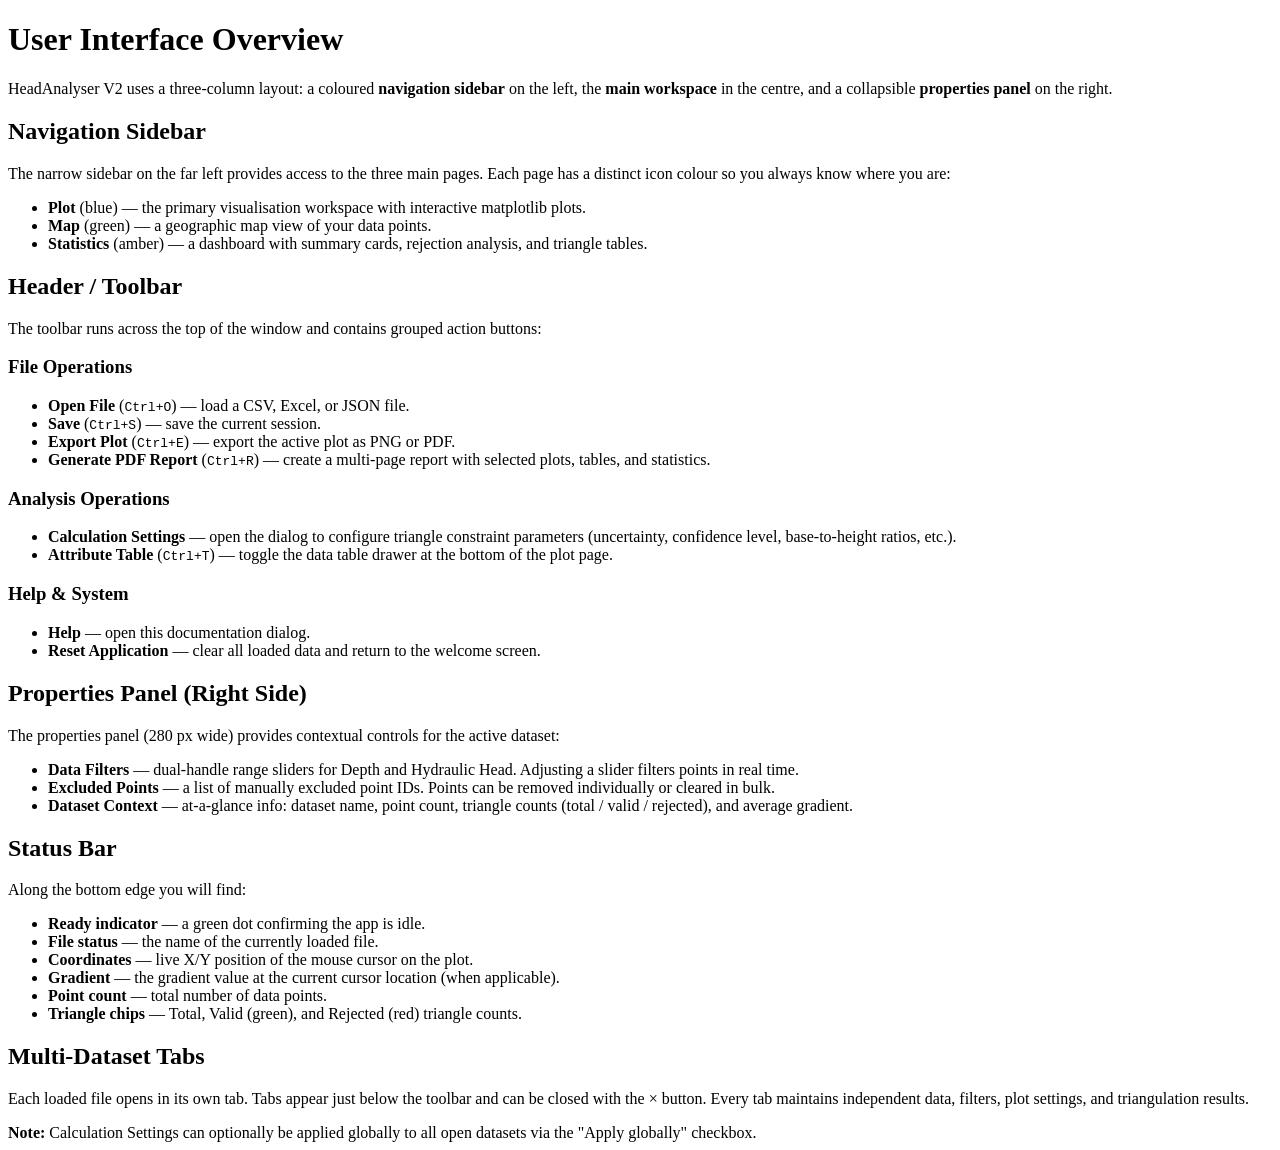
<file: help_content/user_interface.html>
<!DOCTYPE html>
<html lang="en">
<head>
    <meta charset="UTF-8">
    <title>User Interface</title>
</head>
<body>
    <h1>User Interface Overview</h1>

    <p>HeadAnalyser V2 uses a three-column layout: a coloured <strong>navigation sidebar</strong> on the left, the <strong>main workspace</strong> in the centre, and a collapsible <strong>properties panel</strong> on the right.</p>

    <h2>Navigation Sidebar</h2>
    <p>The narrow sidebar on the far left provides access to the three main pages. Each page has a distinct icon colour so you always know where you are:</p>
    <ul>
        <li><strong>Plot</strong> (blue) — the primary visualisation workspace with interactive matplotlib plots.</li>
        <li><strong>Map</strong> (green) — a geographic map view of your data points.</li>
        <li><strong>Statistics</strong> (amber) — a dashboard with summary cards, rejection analysis, and triangle tables.</li>
    </ul>

    <h2>Header / Toolbar</h2>
    <p>The toolbar runs across the top of the window and contains grouped action buttons:</p>

    <h3>File Operations</h3>
    <ul>
        <li><strong>Open File</strong> (<code>Ctrl+O</code>) — load a CSV, Excel, or JSON file.</li>
        <li><strong>Save</strong> (<code>Ctrl+S</code>) — save the current session.</li>
        <li><strong>Export Plot</strong> (<code>Ctrl+E</code>) — export the active plot as PNG or PDF.</li>
        <li><strong>Generate PDF Report</strong> (<code>Ctrl+R</code>) — create a multi-page report with selected plots, tables, and statistics.</li>
    </ul>

    <h3>Analysis Operations</h3>
    <ul>
        <li><strong>Calculation Settings</strong> — open the dialog to configure triangle constraint parameters (uncertainty, confidence level, base-to-height ratios, etc.).</li>
        <li><strong>Attribute Table</strong> (<code>Ctrl+T</code>) — toggle the data table drawer at the bottom of the plot page.</li>
    </ul>

    <h3>Help &amp; System</h3>
    <ul>
        <li><strong>Help</strong> — open this documentation dialog.</li>
        <li><strong>Reset Application</strong> — clear all loaded data and return to the welcome screen.</li>
    </ul>

    <h2>Properties Panel (Right Side)</h2>
    <p>The properties panel (280 px wide) provides contextual controls for the active dataset:</p>
    <ul>
        <li><strong>Data Filters</strong> — dual-handle range sliders for Depth and Hydraulic Head. Adjusting a slider filters points in real time.</li>
        <li><strong>Excluded Points</strong> — a list of manually excluded point IDs. Points can be removed individually or cleared in bulk.</li>
        <li><strong>Dataset Context</strong> — at-a-glance info: dataset name, point count, triangle counts (total / valid / rejected), and average gradient.</li>
    </ul>

    <h2>Status Bar</h2>
    <p>Along the bottom edge you will find:</p>
    <ul>
        <li><strong>Ready indicator</strong> — a green dot confirming the app is idle.</li>
        <li><strong>File status</strong> — the name of the currently loaded file.</li>
        <li><strong>Coordinates</strong> — live X/Y position of the mouse cursor on the plot.</li>
        <li><strong>Gradient</strong> — the gradient value at the current cursor location (when applicable).</li>
        <li><strong>Point count</strong> — total number of data points.</li>
        <li><strong>Triangle chips</strong> — Total, Valid (green), and Rejected (red) triangle counts.</li>
    </ul>

    <h2>Multi-Dataset Tabs</h2>
    <p>Each loaded file opens in its own tab. Tabs appear just below the toolbar and can be closed with the &times; button. Every tab maintains independent data, filters, plot settings, and triangulation results.</p>

    <div class="note">
        <strong>Note:</strong> Calculation Settings can optionally be applied globally to all open datasets via the "Apply globally" checkbox.
    </div>
</body>
</html>
</file>
<file: assets/particles.js-master/demo/css/style.css>
/* =============================================================================
   HTML5 CSS Reset Minified - Eric Meyer
   ========================================================================== */

html,body,div,span,object,iframe,h1,h2,h3,h4,h5,h6,p,blockquote,pre,abbr,address,cite,code,del,dfn,em,img,ins,kbd,q,samp,small,strong,sub,sup,var,b,i,dl,dt,dd,ol,ul,li,fieldset,form,label,legend,table,caption,tbody,tfoot,thead,tr,th,td,article,aside,canvas,details,figcaption,figure,footer,header,hgroup,menu,nav,section,summary,time,mark,audio,video{margin:0;padding:0;border:0;outline:0;font-size:100%;vertical-align:baseline;background:transparent}
body{line-height:1}
article,aside,details,figcaption,figure,footer,header,hgroup,menu,nav,section{display:block}
nav ul{list-style:none}
blockquote,q{quotes:none}
blockquote:before,blockquote:after,q:before,q:after{content:none}
a{margin:0;padding:0;font-size:100%;vertical-align:baseline;background:transparent;text-decoration:none}
mark{background-color:#ff9;color:#000;font-style:italic;font-weight:bold}
del{text-decoration:line-through}
abbr[title],dfn[title]{border-bottom:1px dotted;cursor:help}
table{border-collapse:collapse;border-spacing:0}
hr{display:block;height:1px;border:0;border-top:1px solid #ccc;margin:1em 0;padding:0}
input,select{vertical-align:middle}
li{list-style:none}


/* =============================================================================
   My CSS
   ========================================================================== */

/* ---- base ---- */

html,body{ 
	width:100%;
	height:100%;
	background:#111;
}

html{
  -webkit-tap-highlight-color: rgba(0, 0, 0, 0);
}

body{
  font:normal 75% Arial, Helvetica, sans-serif;
}

canvas{
  display:block;
  vertical-align:bottom;
}


/* ---- stats.js ---- */

.count-particles{
  background: #000022;
  position: absolute;
  top: 48px;
  left: 0;
  width: 80px;
  color: #13E8E9;
  font-size: .8em;
  text-align: left;
  text-indent: 4px;
  line-height: 14px;
  padding-bottom: 2px;
  font-family: Helvetica, Arial, sans-serif;
  font-weight: bold;
}

.js-count-particles{
  font-size: 1.1em;
}

#stats,
.count-particles{
  -webkit-user-select: none;
  margin-top: 5px;
  margin-left: 5px;
}

#stats{
  border-radius: 3px 3px 0 0;
  overflow: hidden;
}

.count-particles{
  border-radius: 0 0 3px 3px;
}


/* ---- particles.js container ---- */

#particles-js{
  width: 100%;
  height: 100%;
  background-color: #b61924;
  background-image: url('');
  background-size: cover;
  background-position: 50% 50%;
  background-repeat: no-repeat;
}
</file>
